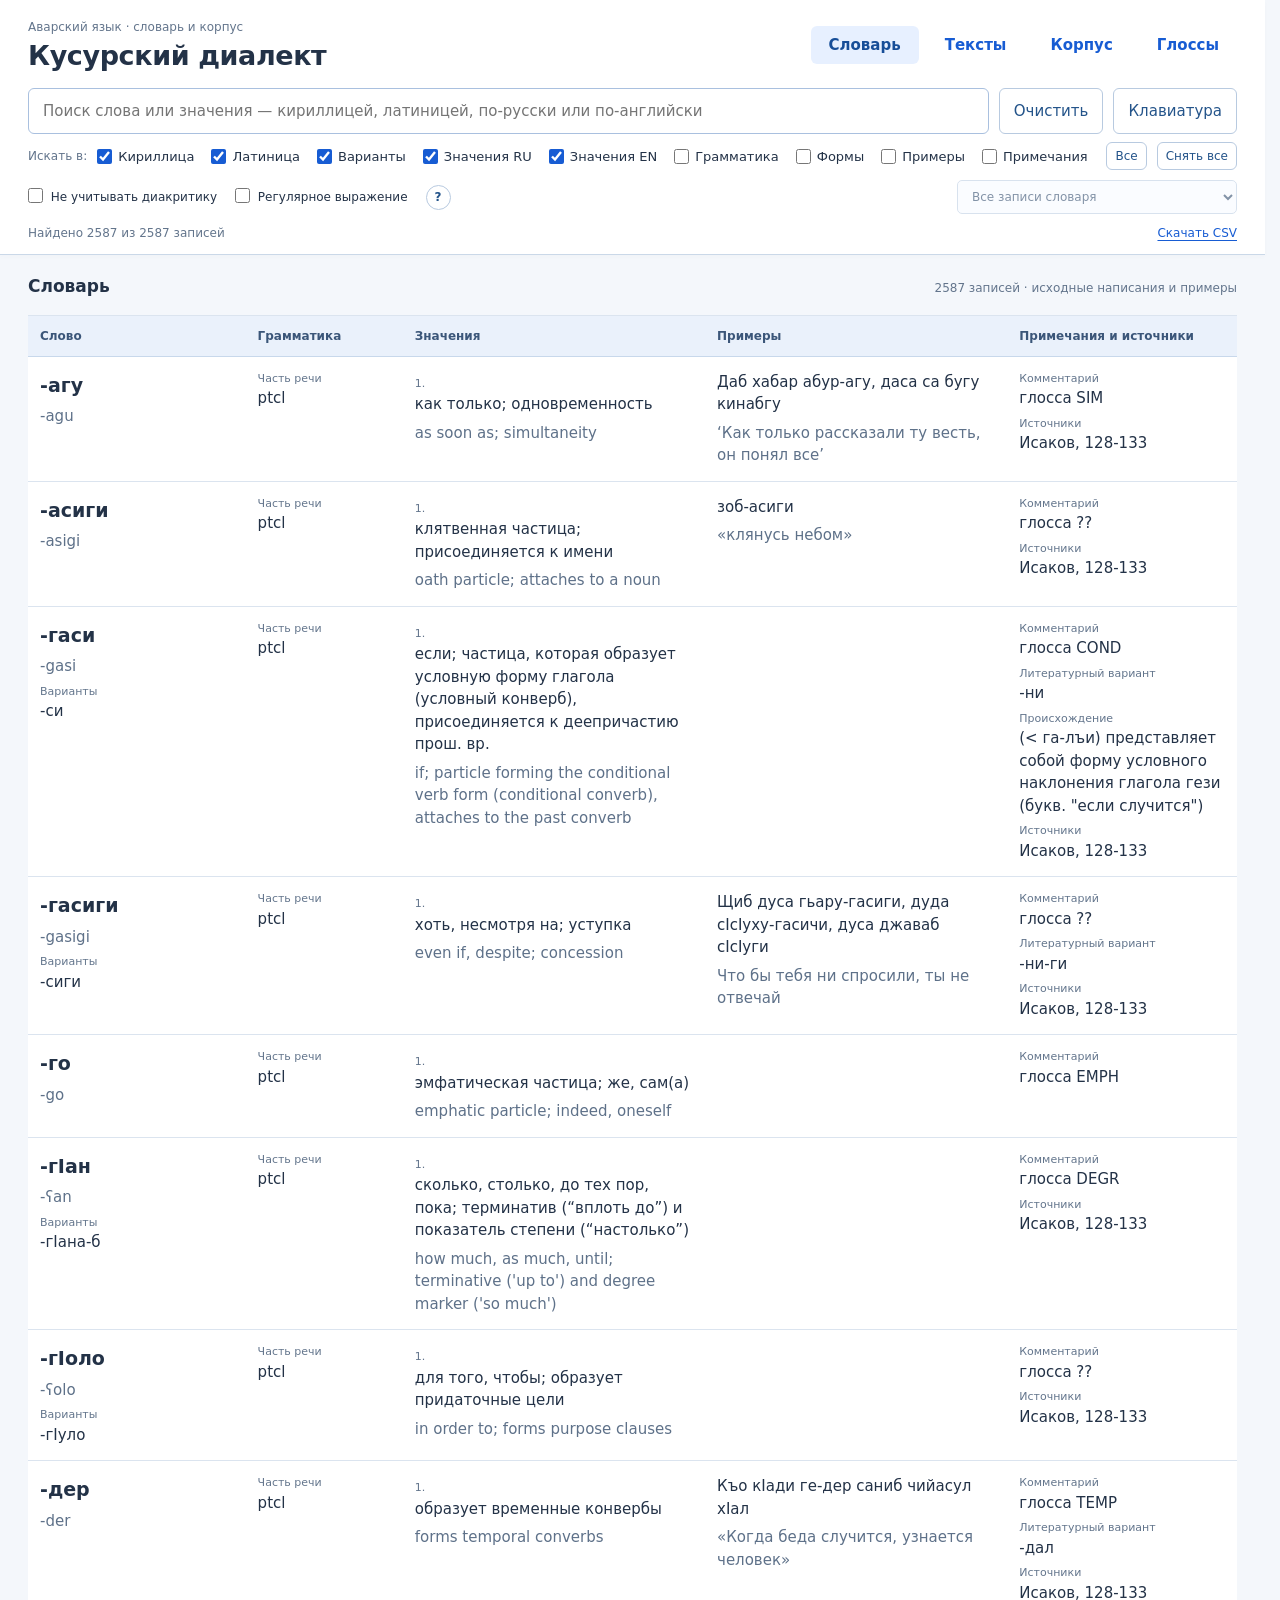
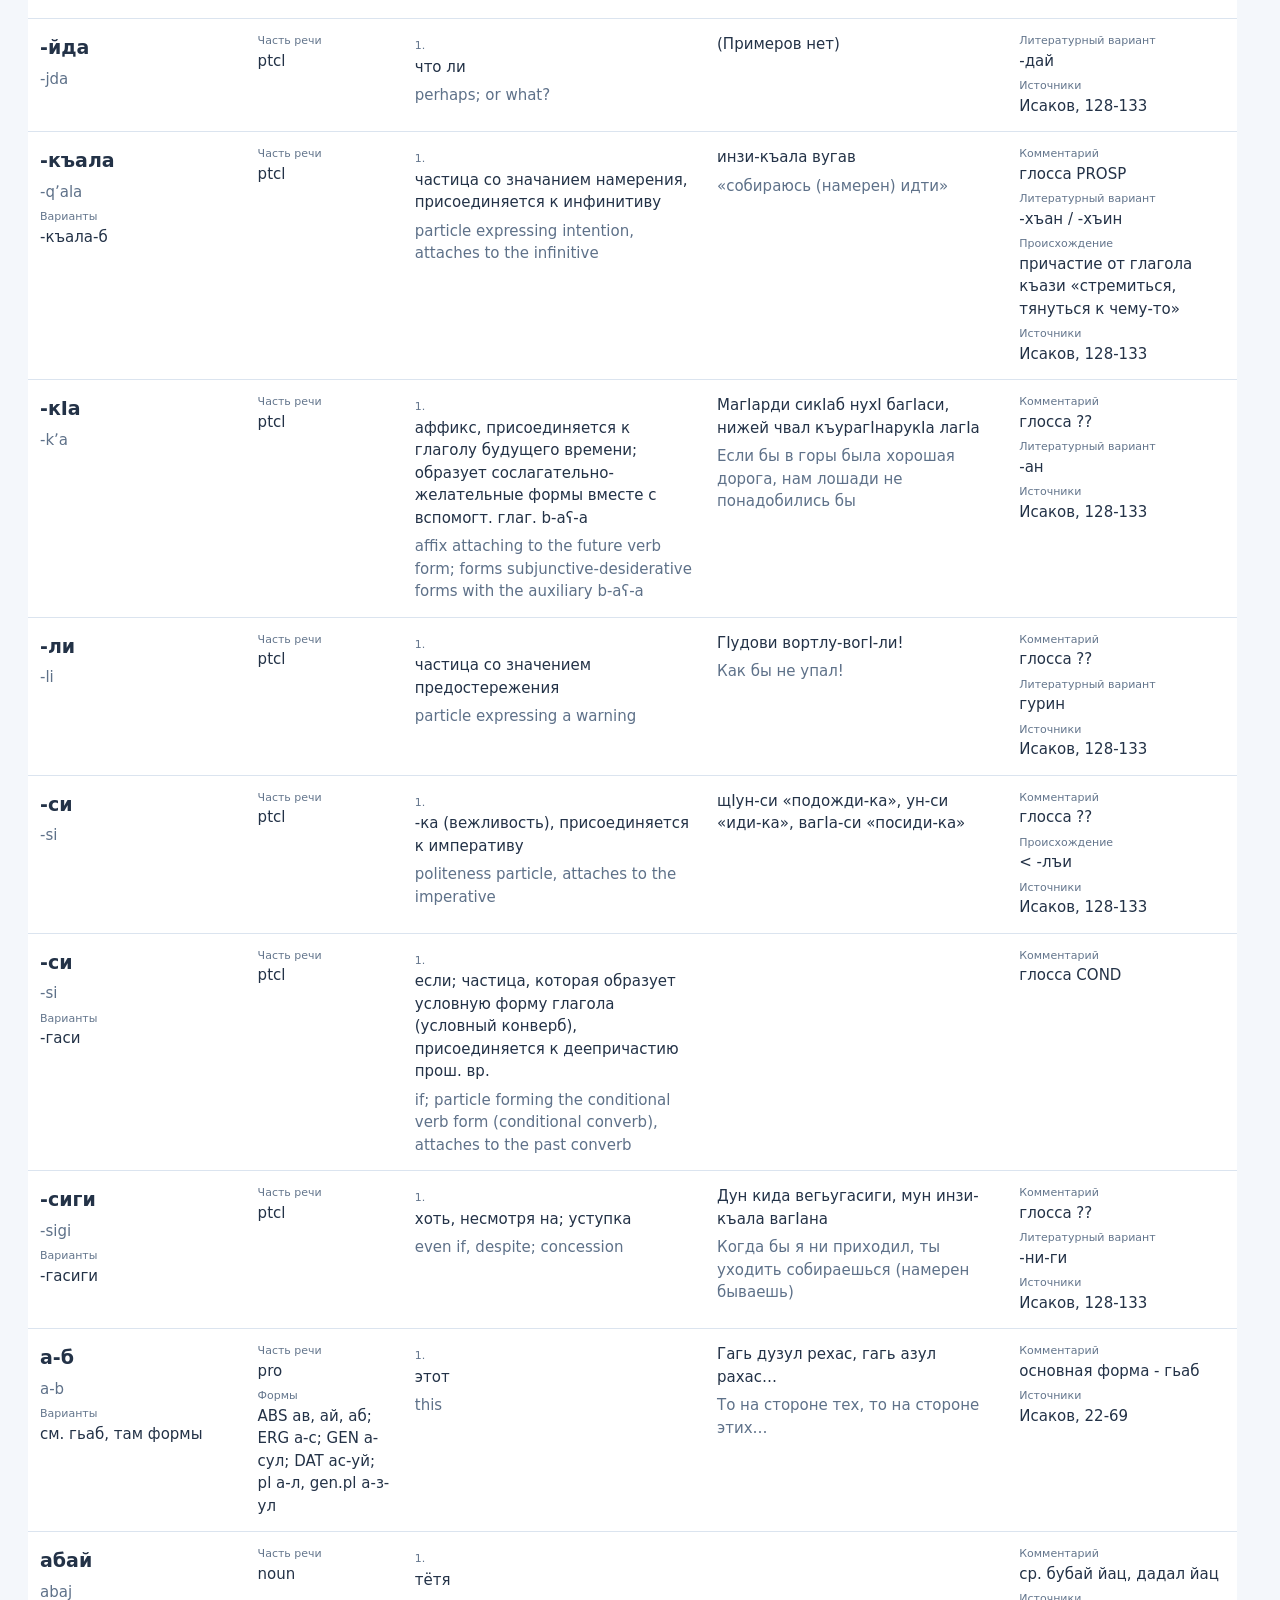
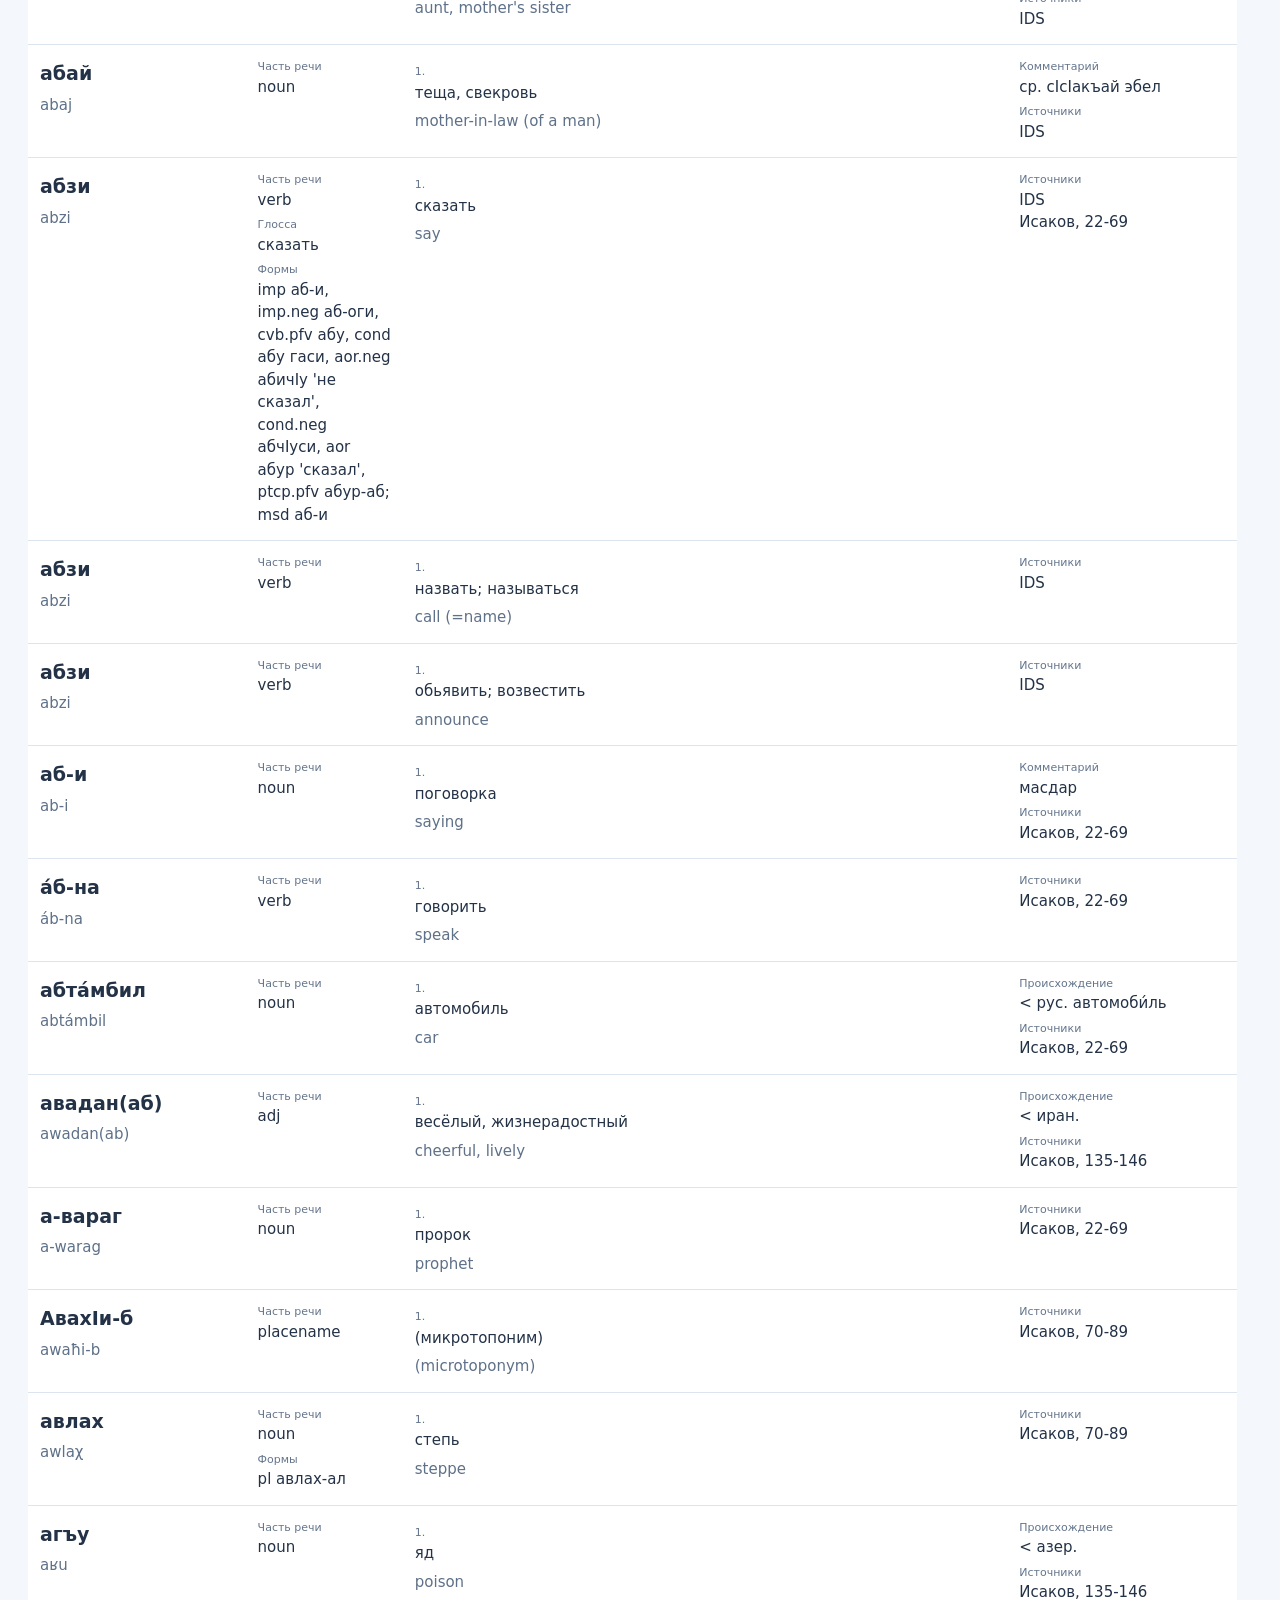
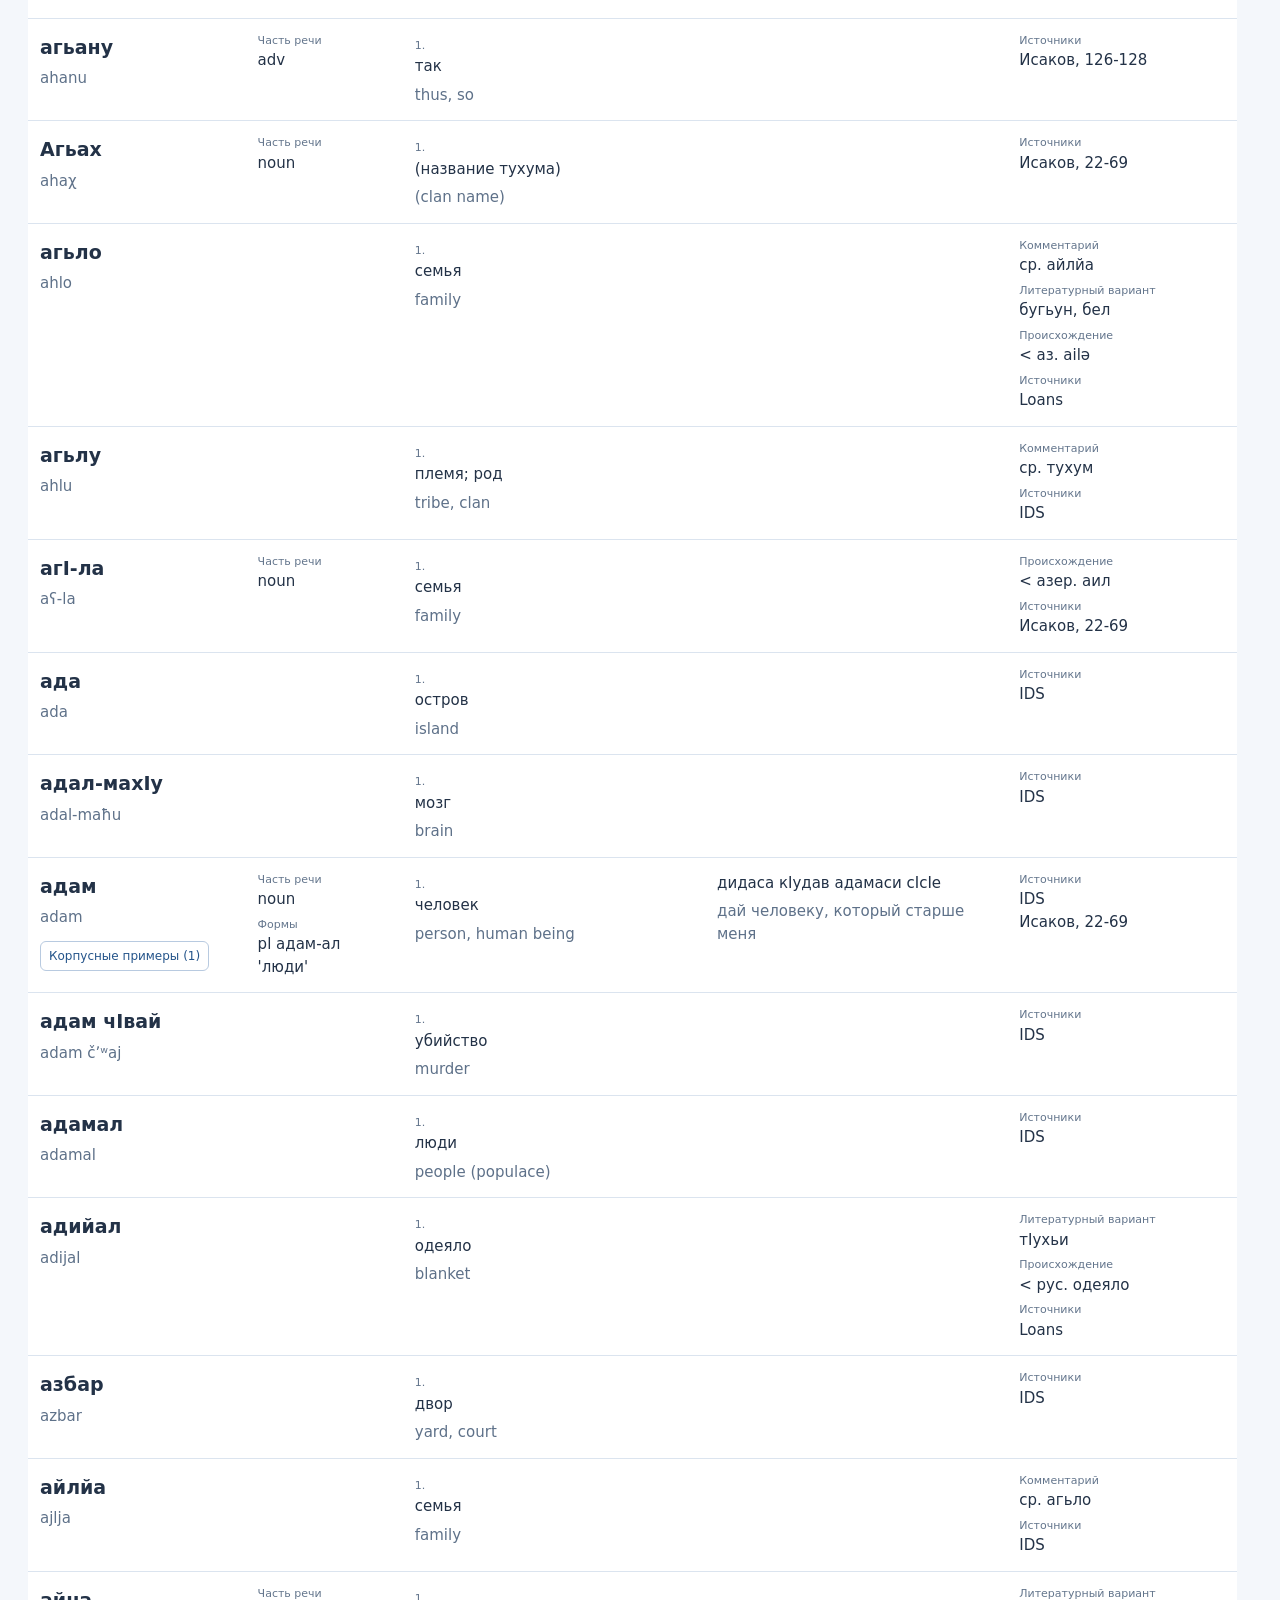
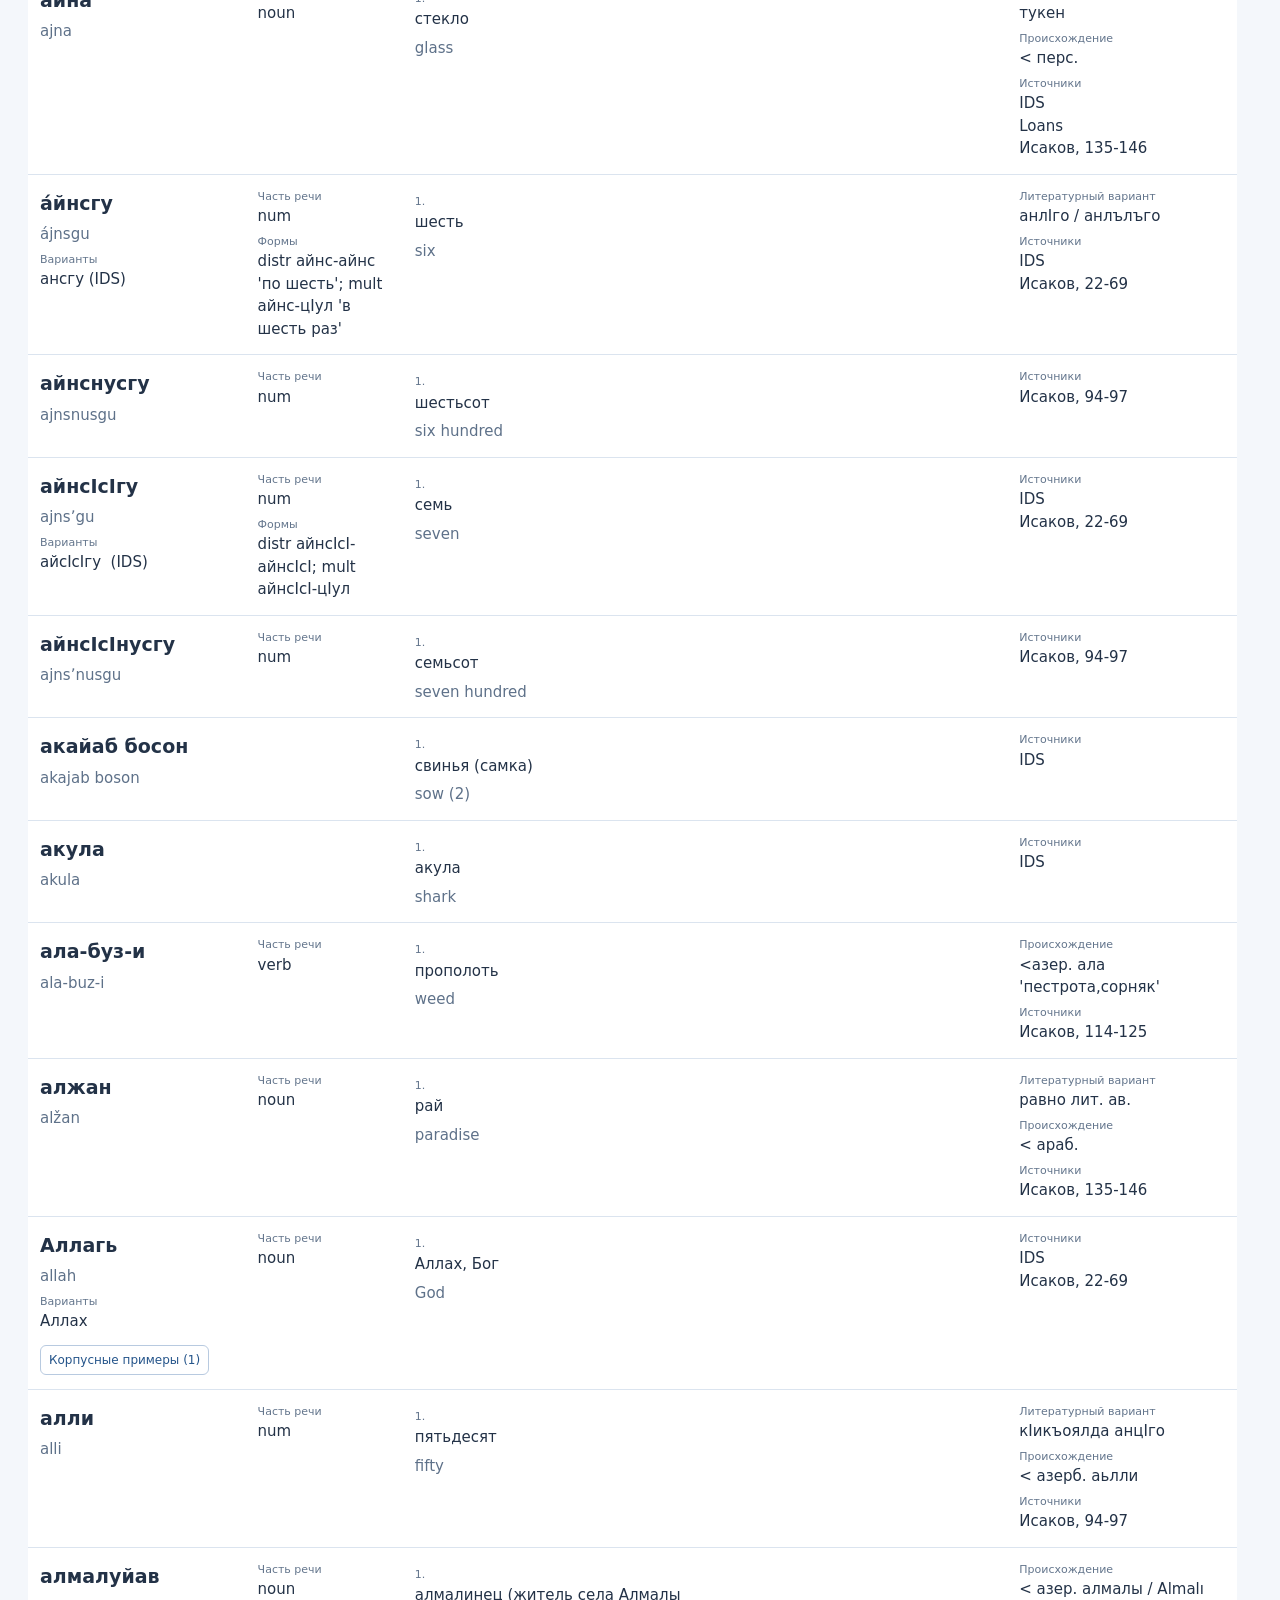
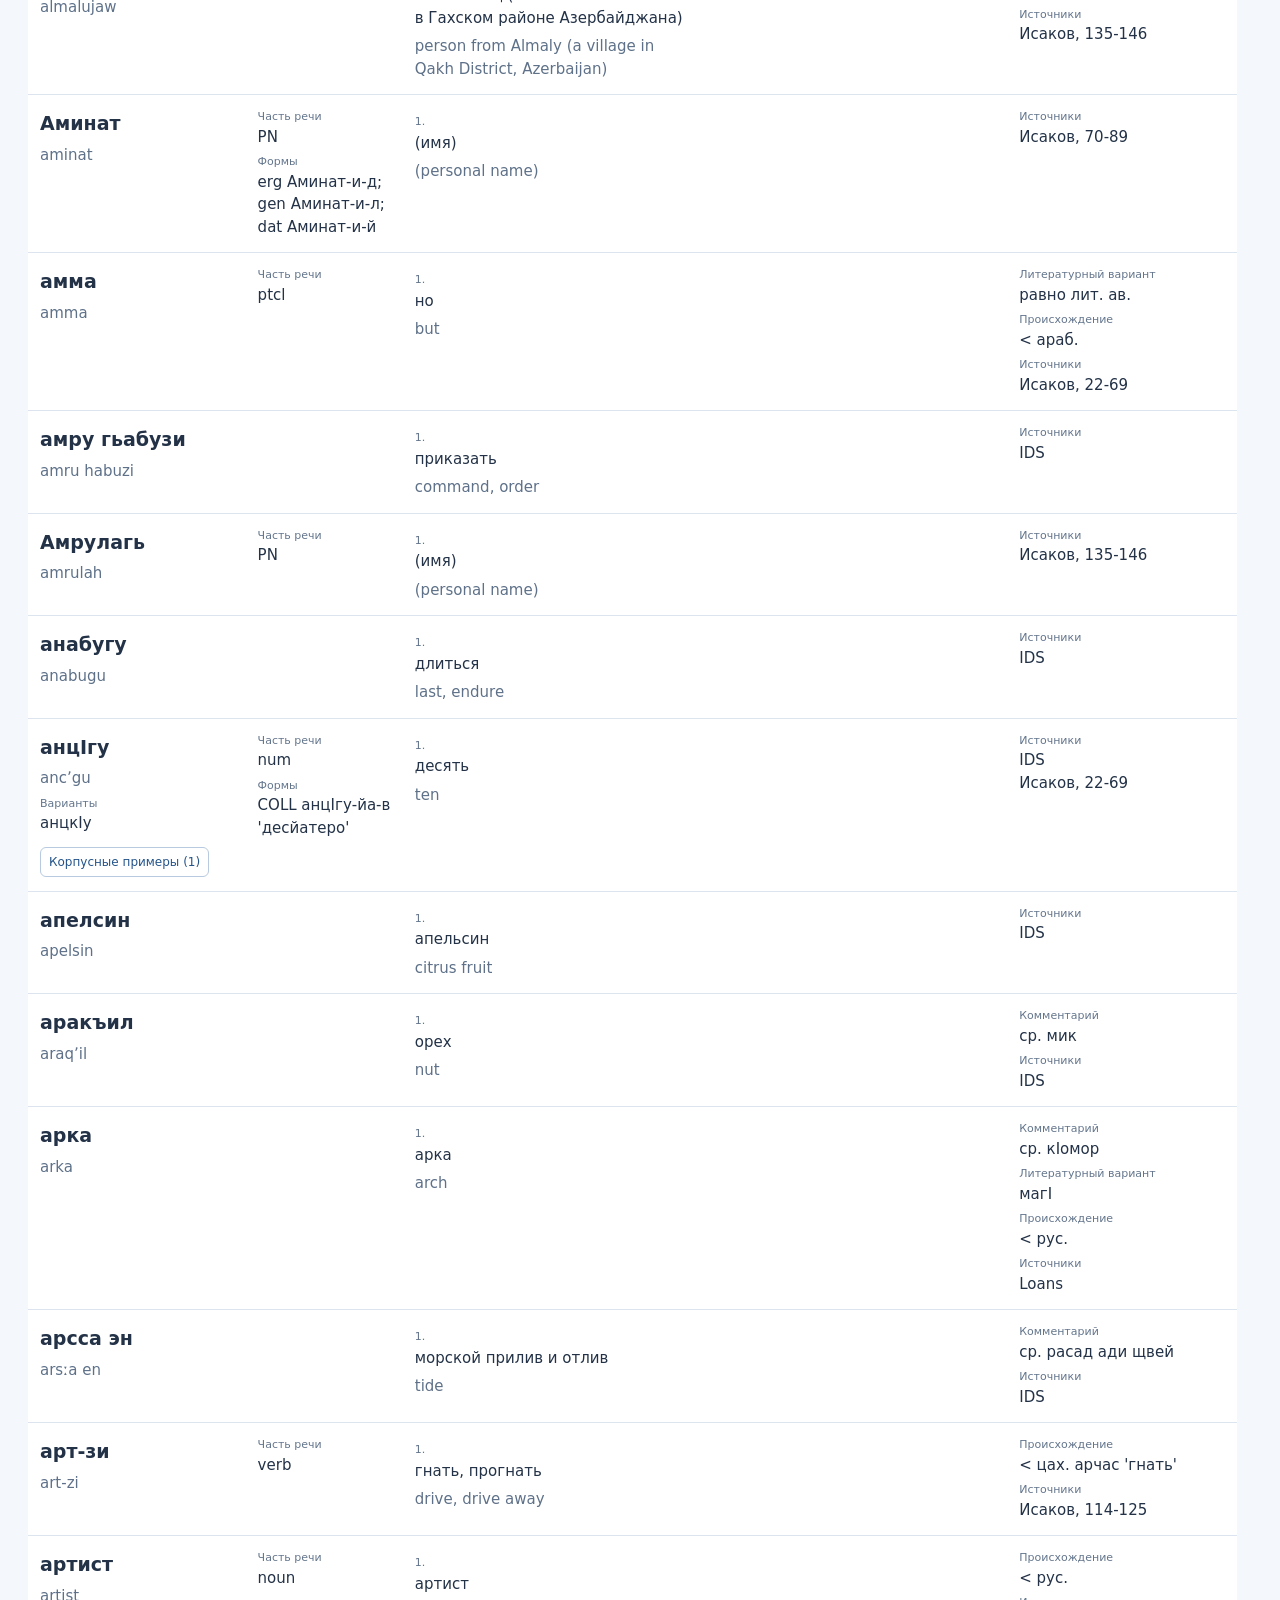
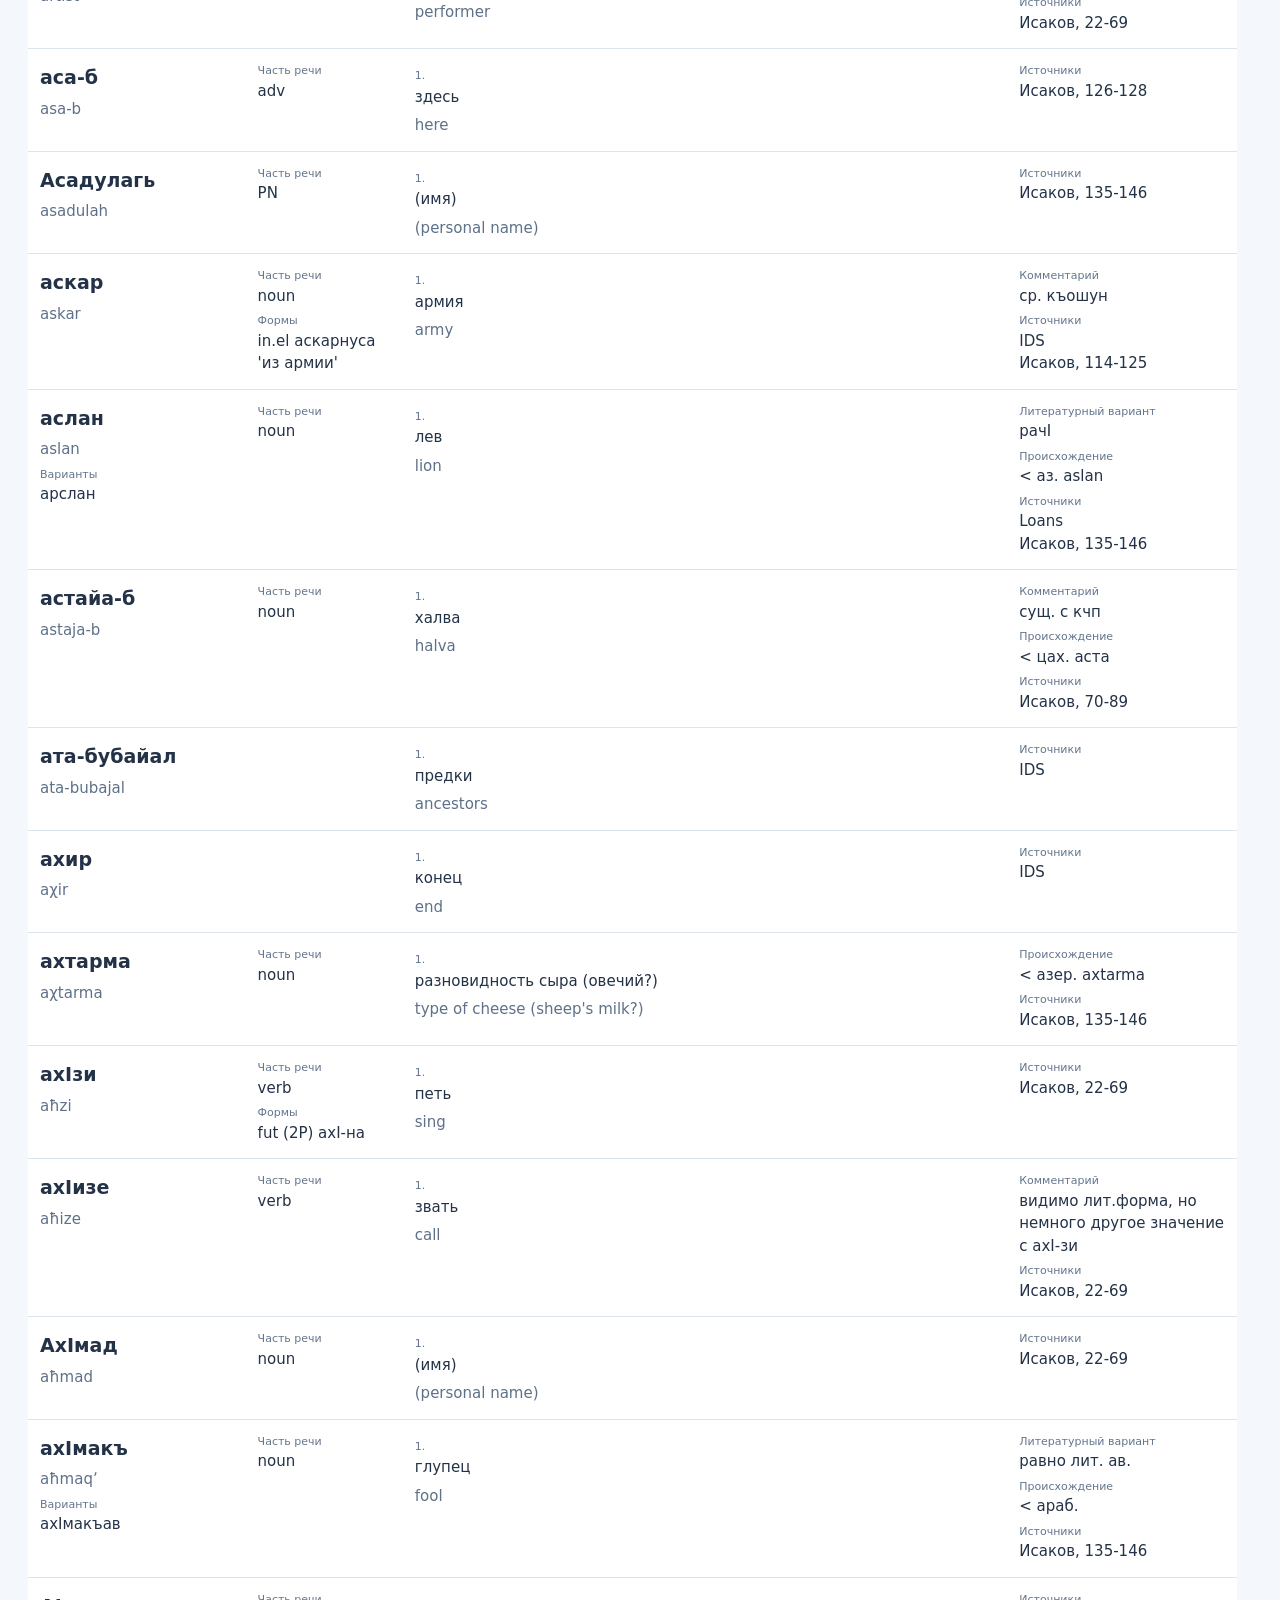
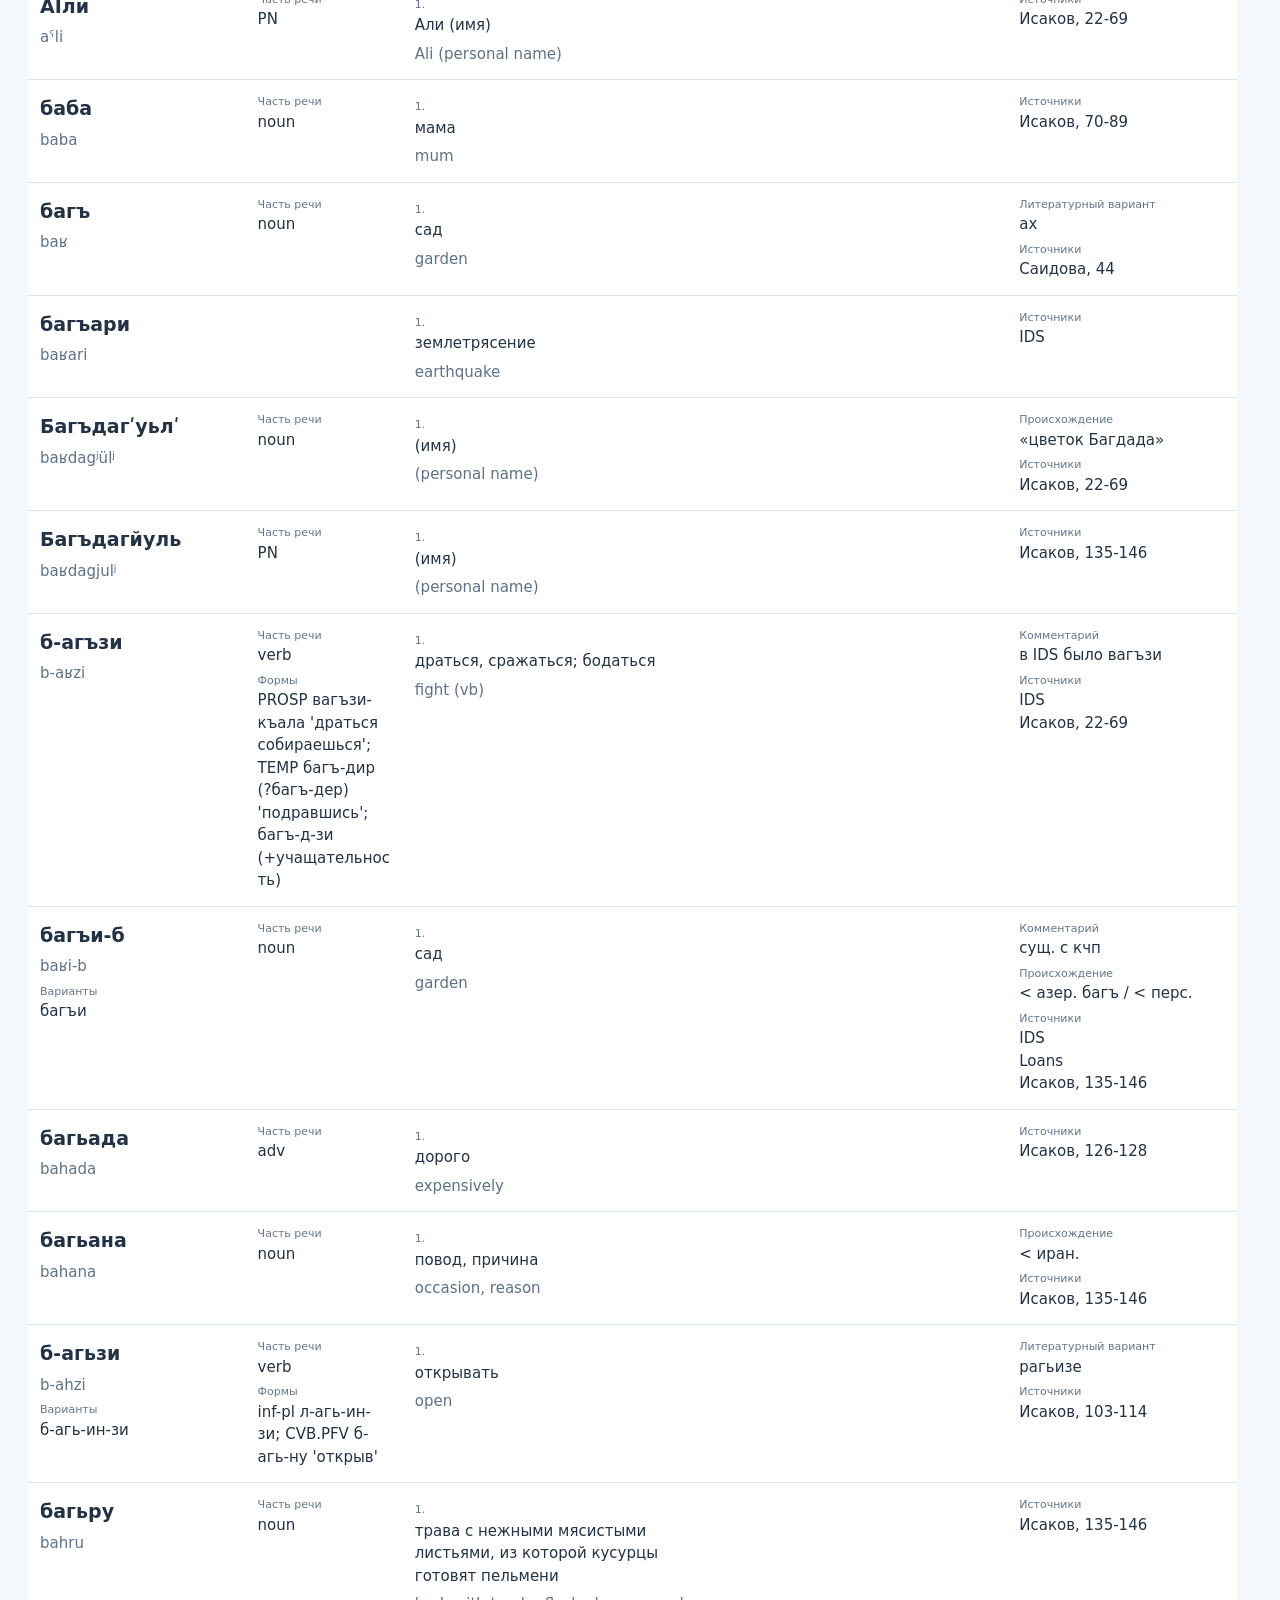
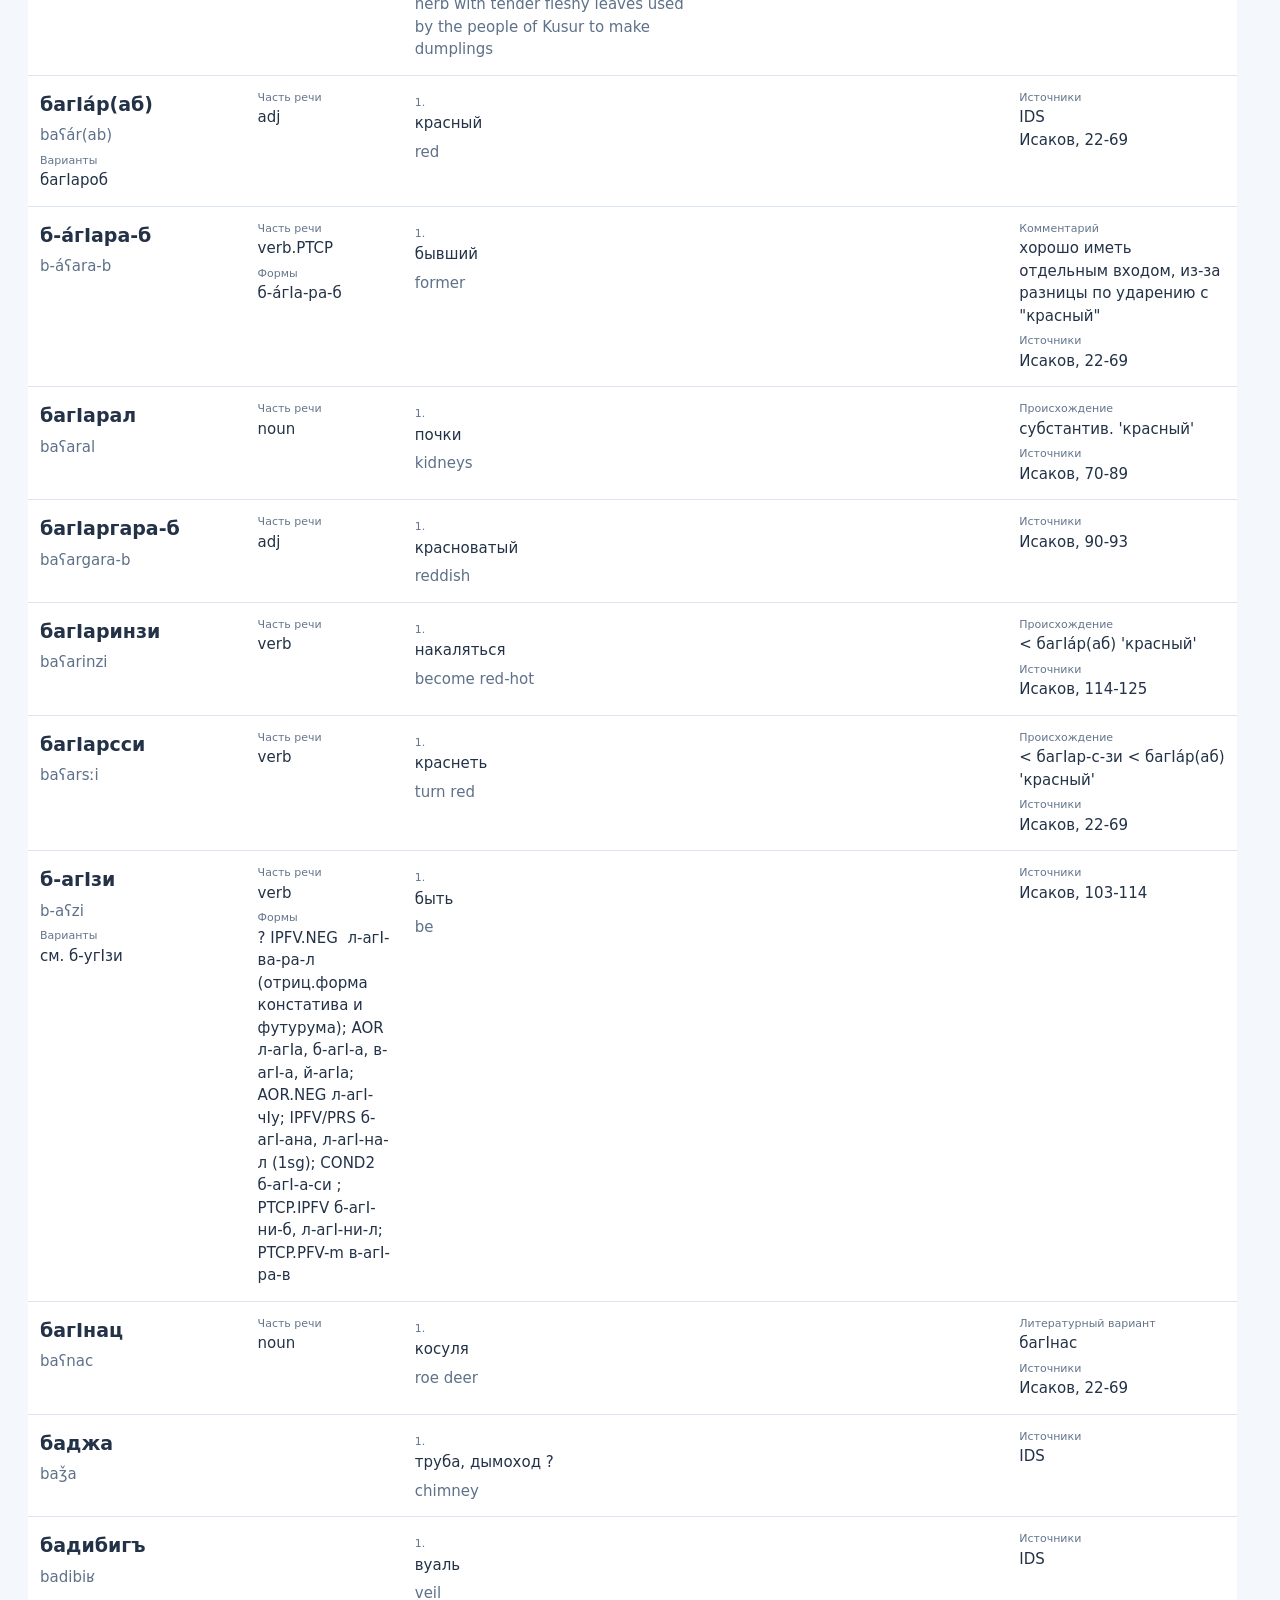
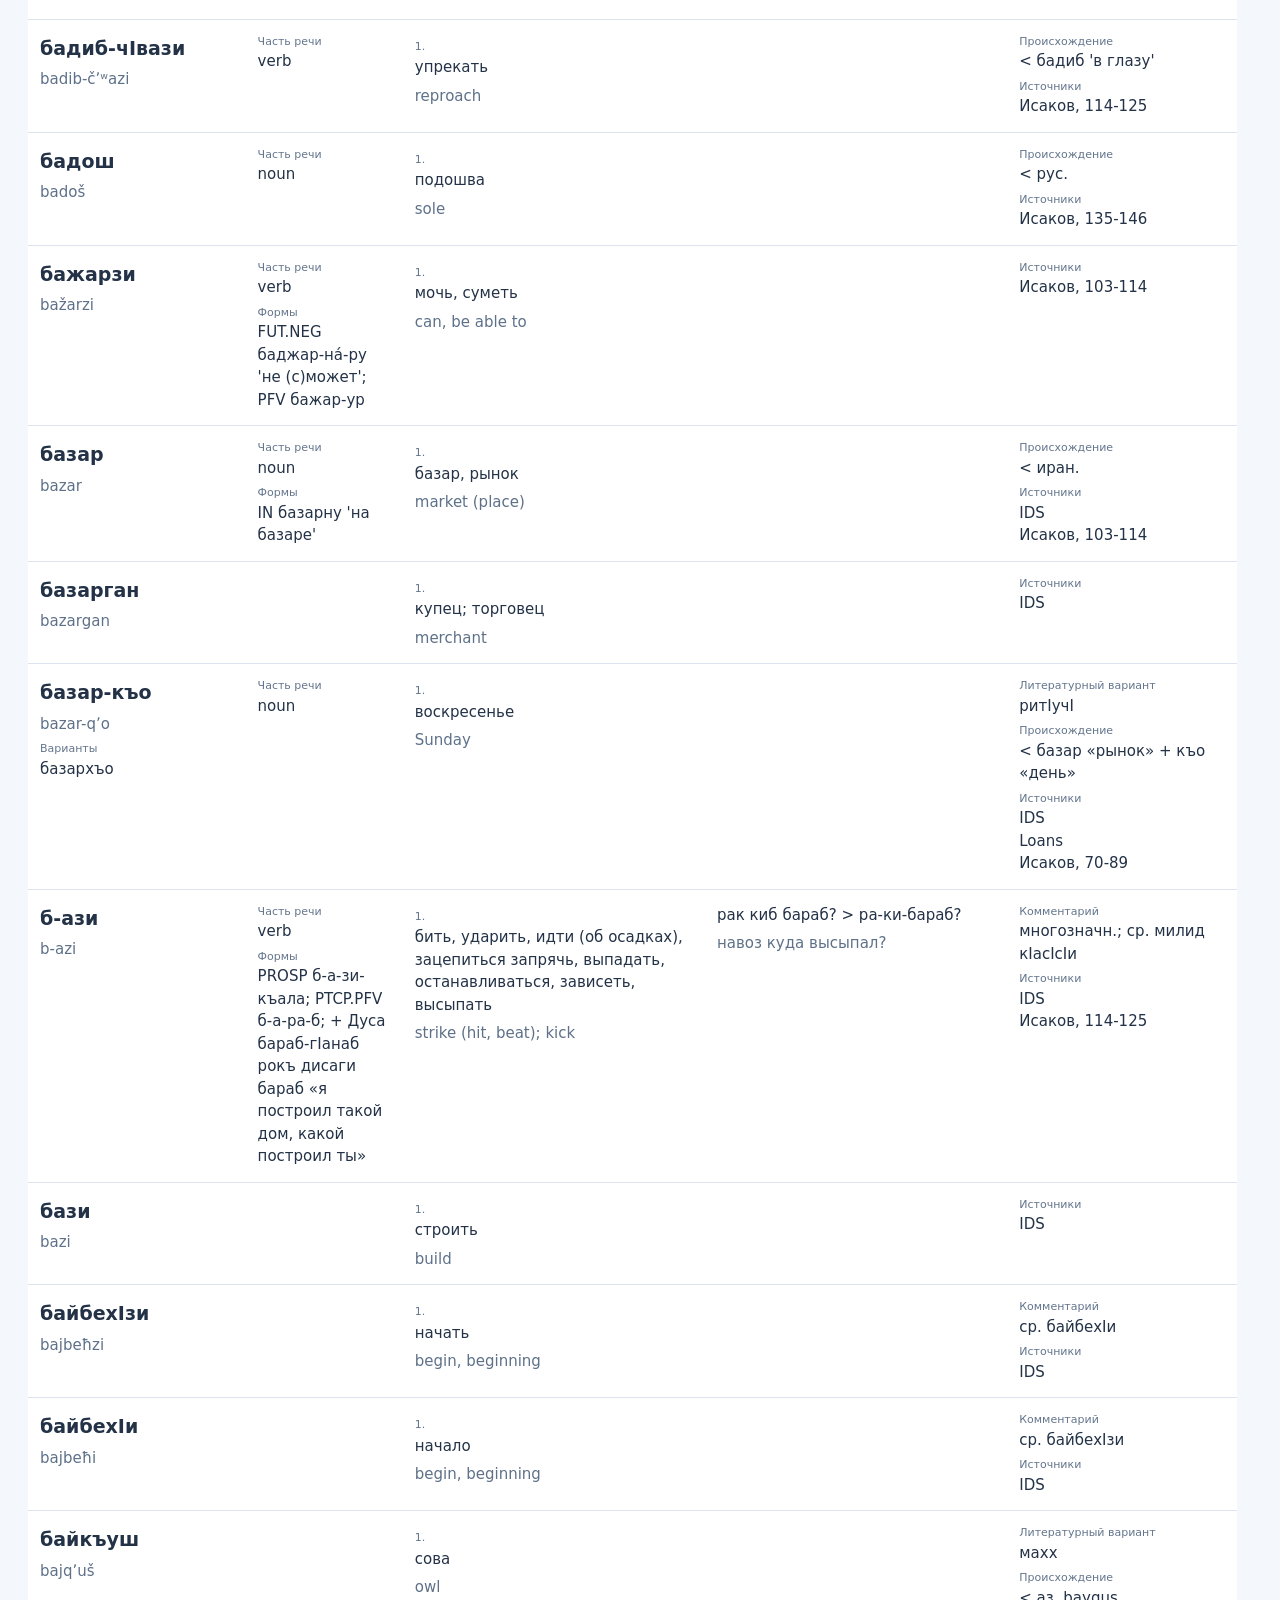
<file: index.html>
<!doctype html>
<html lang="ru"><head><meta charset="utf-8"><meta name="viewport" content="width=device-width,initial-scale=1"><meta name="description" content="Словарь и корпус кусурского диалекта аварского языка"><title>Кусурский диалект · Словарь</title><link rel="stylesheet" href="assets/style.css?v=20261025"><link rel="stylesheet" href="assets/static-corpus.css"><script defer src="assets/site-ui.js"></script><script defer src="assets/corpus-render.js"></script><script defer src="assets/search.js?v=20261017"></script><script defer src="assets/shared.js?v=20261025"></script><script defer src="assets/app.js?v=20261017"></script></head>
<body><header id="site-header"></header><main><noscript>Для поиска включите JavaScript. <a href="index.html">Словарь</a> · <a href="texts.html">Тексты</a> · <a href="corpus.html">Корпус</a></noscript><div class="page-intro"><h2>Словарь</h2><p id="data-summary">Загрузка данных…</p></div><div id="error" role="alert" hidden></div><table class="data-table dictionary-table"><caption class="sr-only">Словарь кусурского диалекта аварского языка</caption><colgroup><col style="width:18%"><col style="width:13%"><col style="width:25%"><col style="width:25%"><col style="width:19%"></colgroup><thead><tr><th scope="col">Слово</th><th scope="col">Грамматика</th><th scope="col">Значения</th><th scope="col">Примеры</th><th scope="col">Примечания и источники</th></tr></thead><tbody id="rows"></tbody></table><div id="empty" hidden><p>Ничего не найдено</p><button id="reset" type="button">Очистить запрос</button></div><div id="more-wrap"><button id="more" type="button" hidden>Показать ещё 150 записей</button><p id="shown"></p></div></main><footer>Кусурский диалект аварского языка · <a href="index.html">Словарь</a> · <a href="texts.html">Тексты</a> · <a href="corpus.html">Корпус</a></footer><dialog id="search-help" aria-label="Подсказки по поиску"></dialog></body></html>
</file>
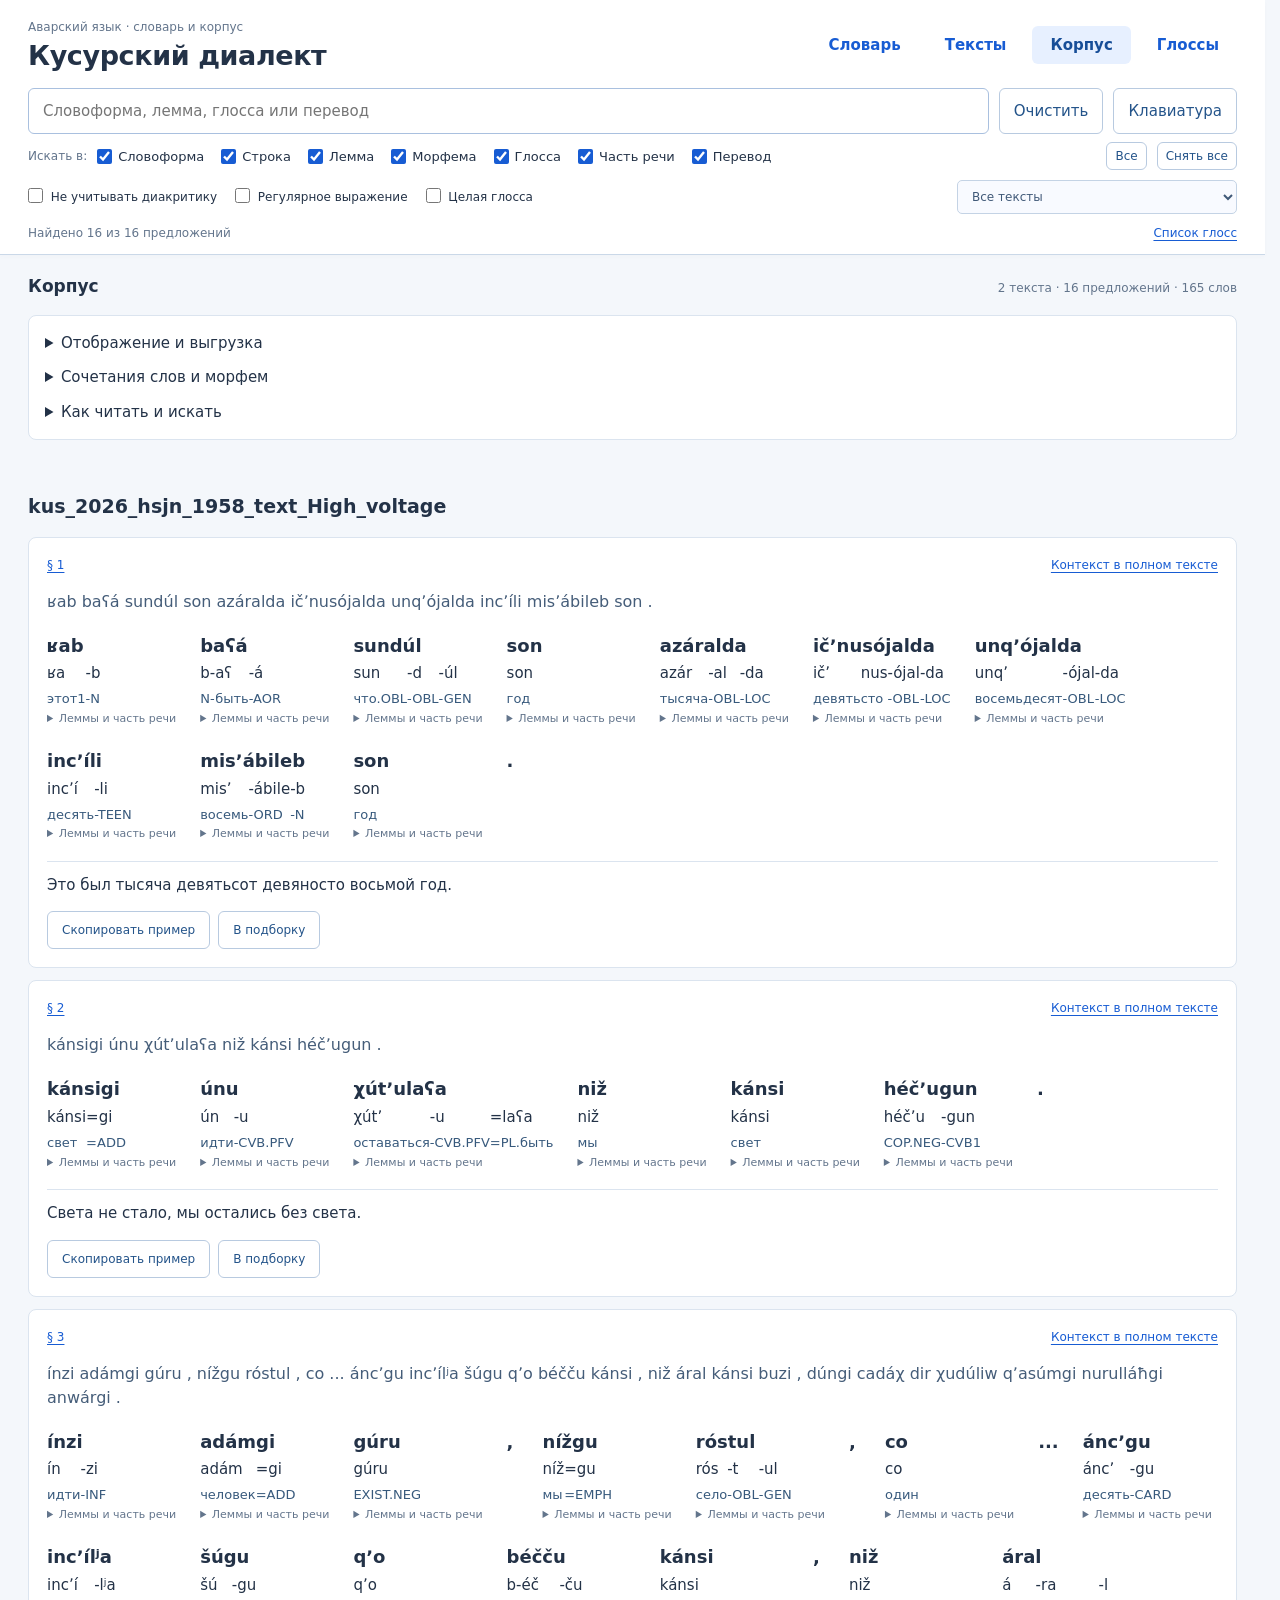
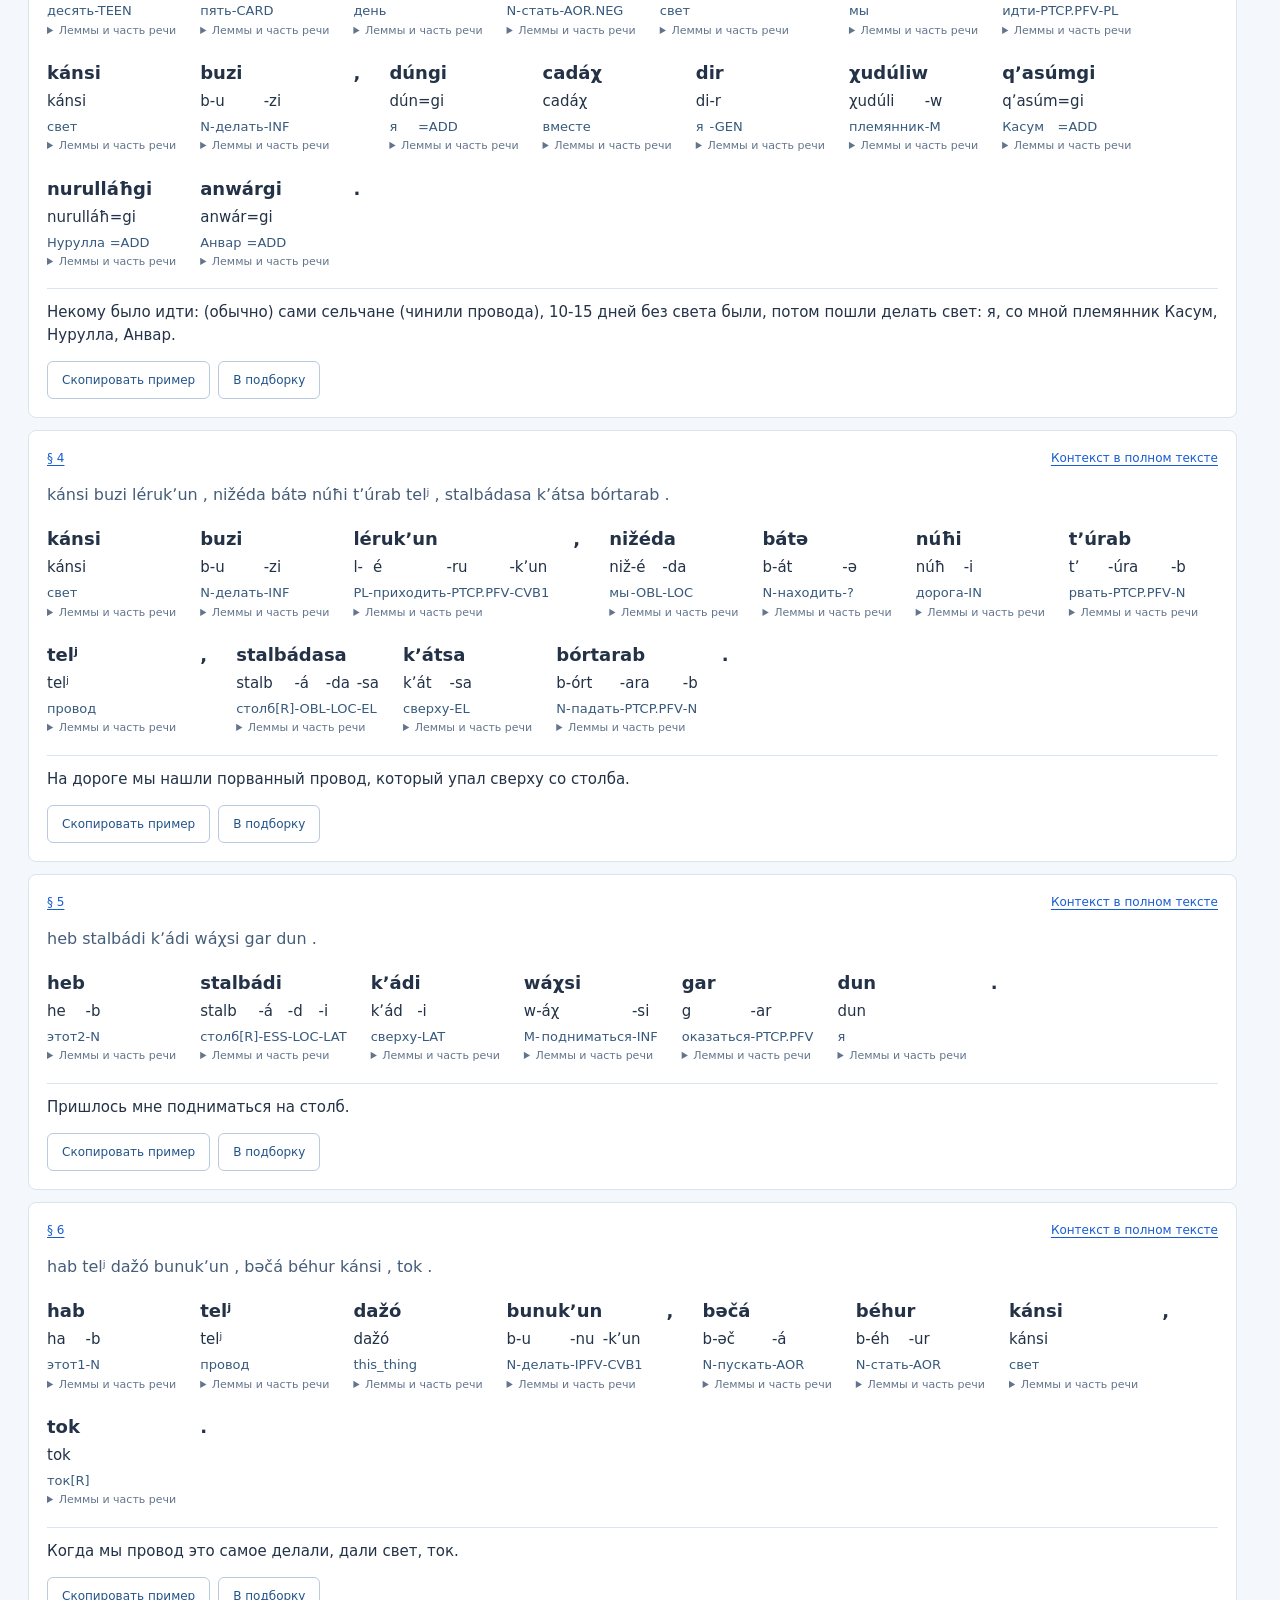
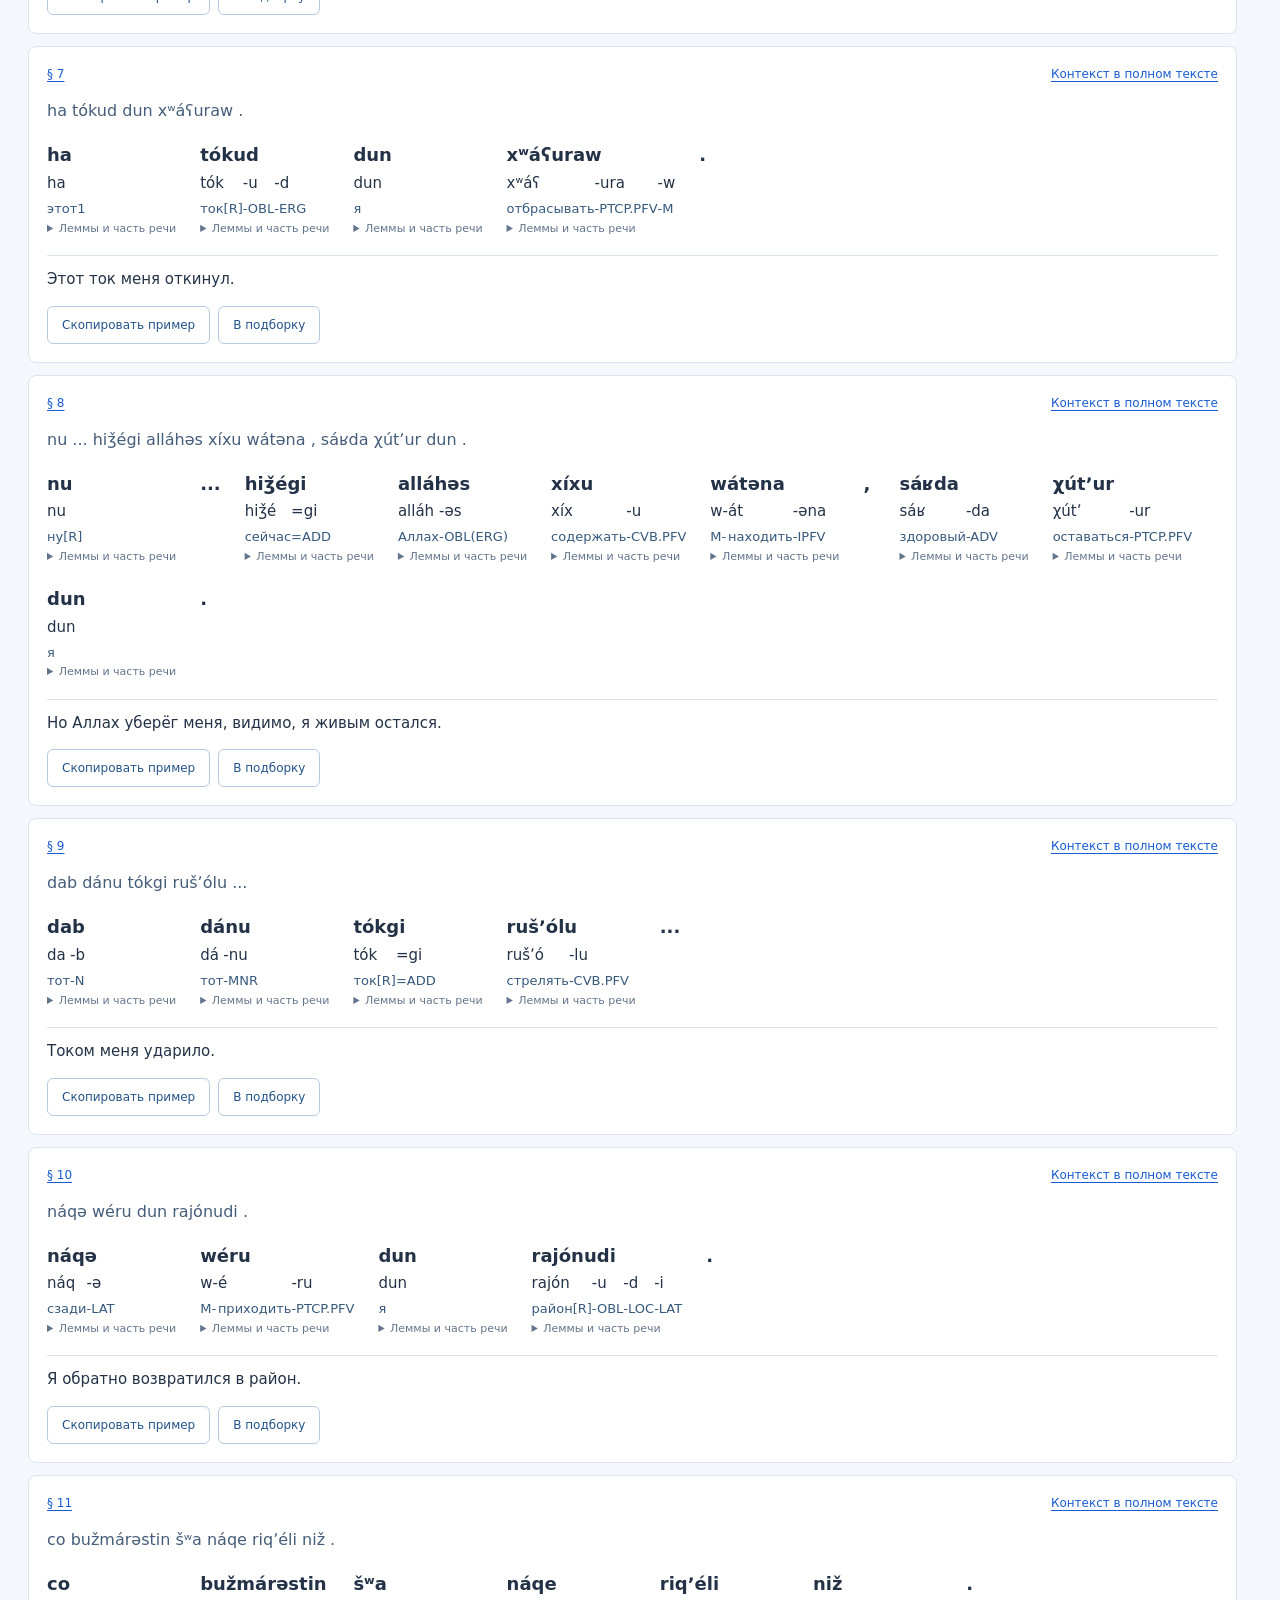
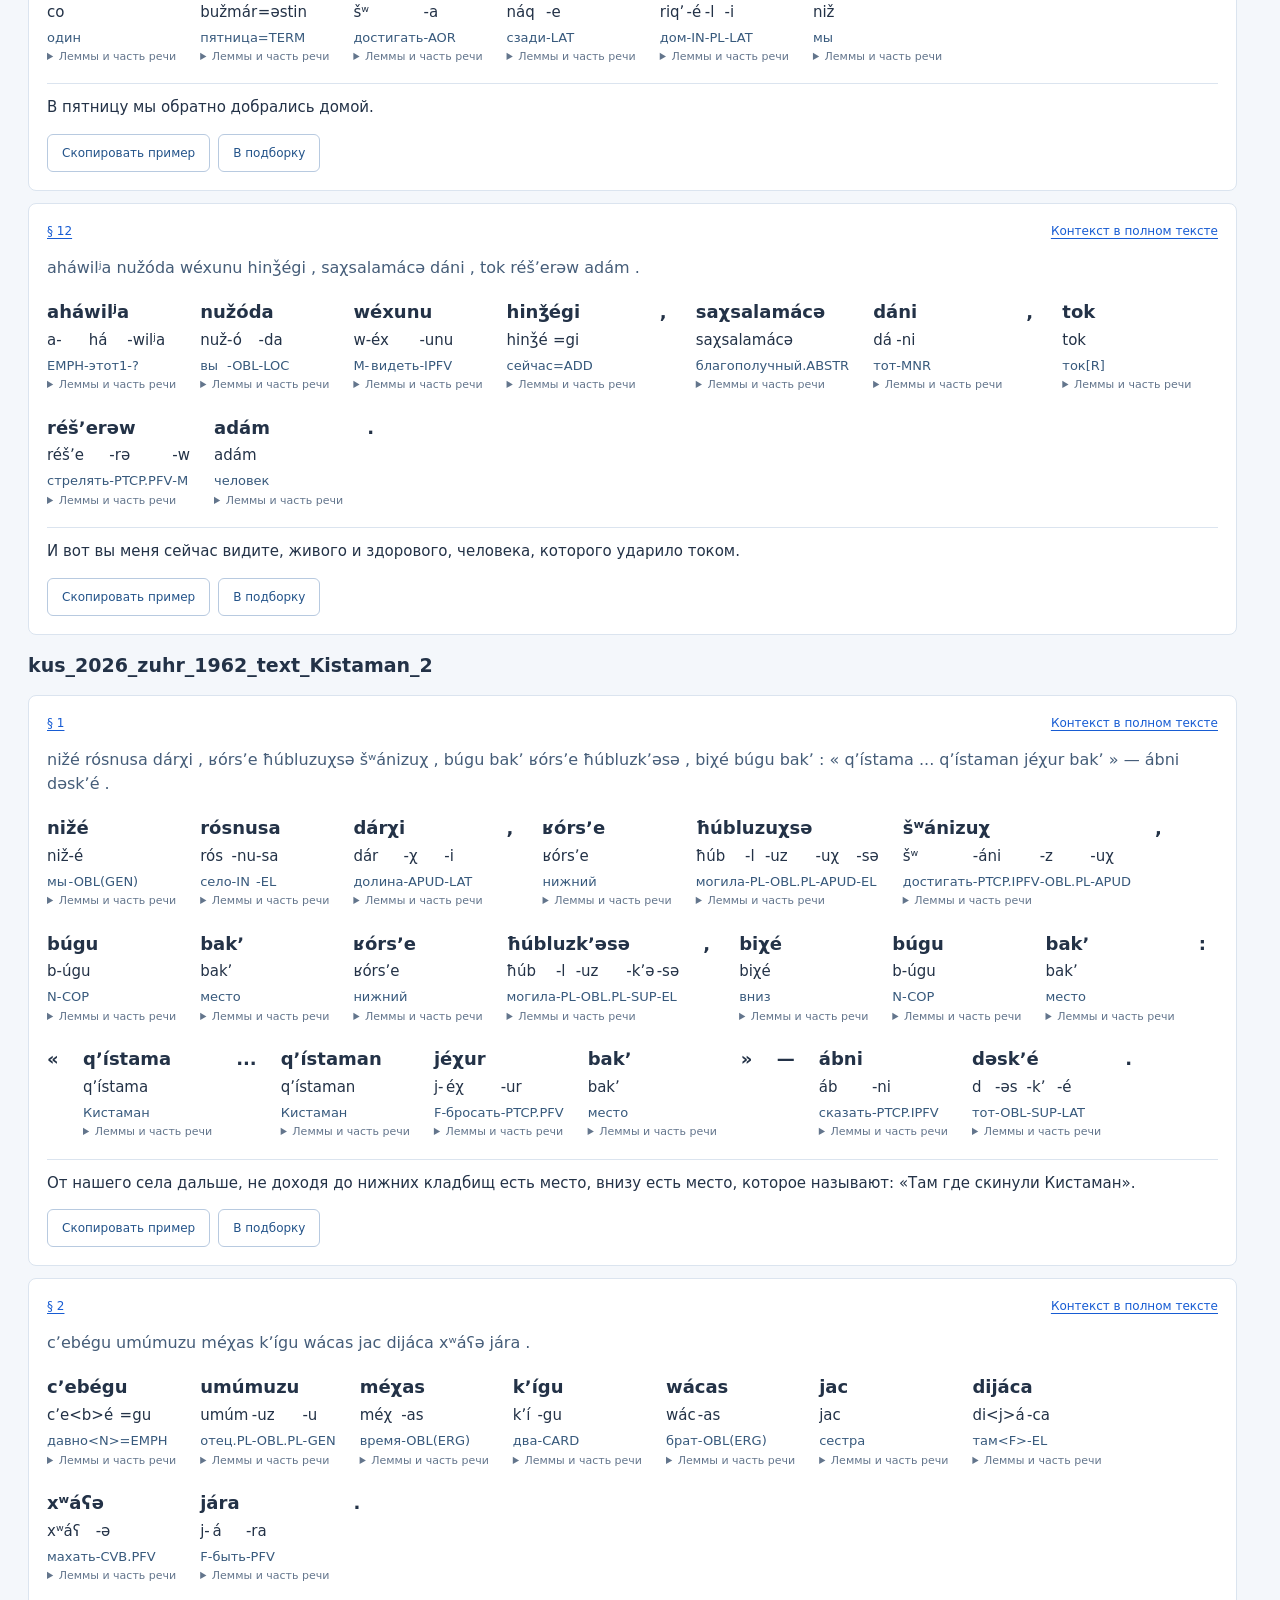
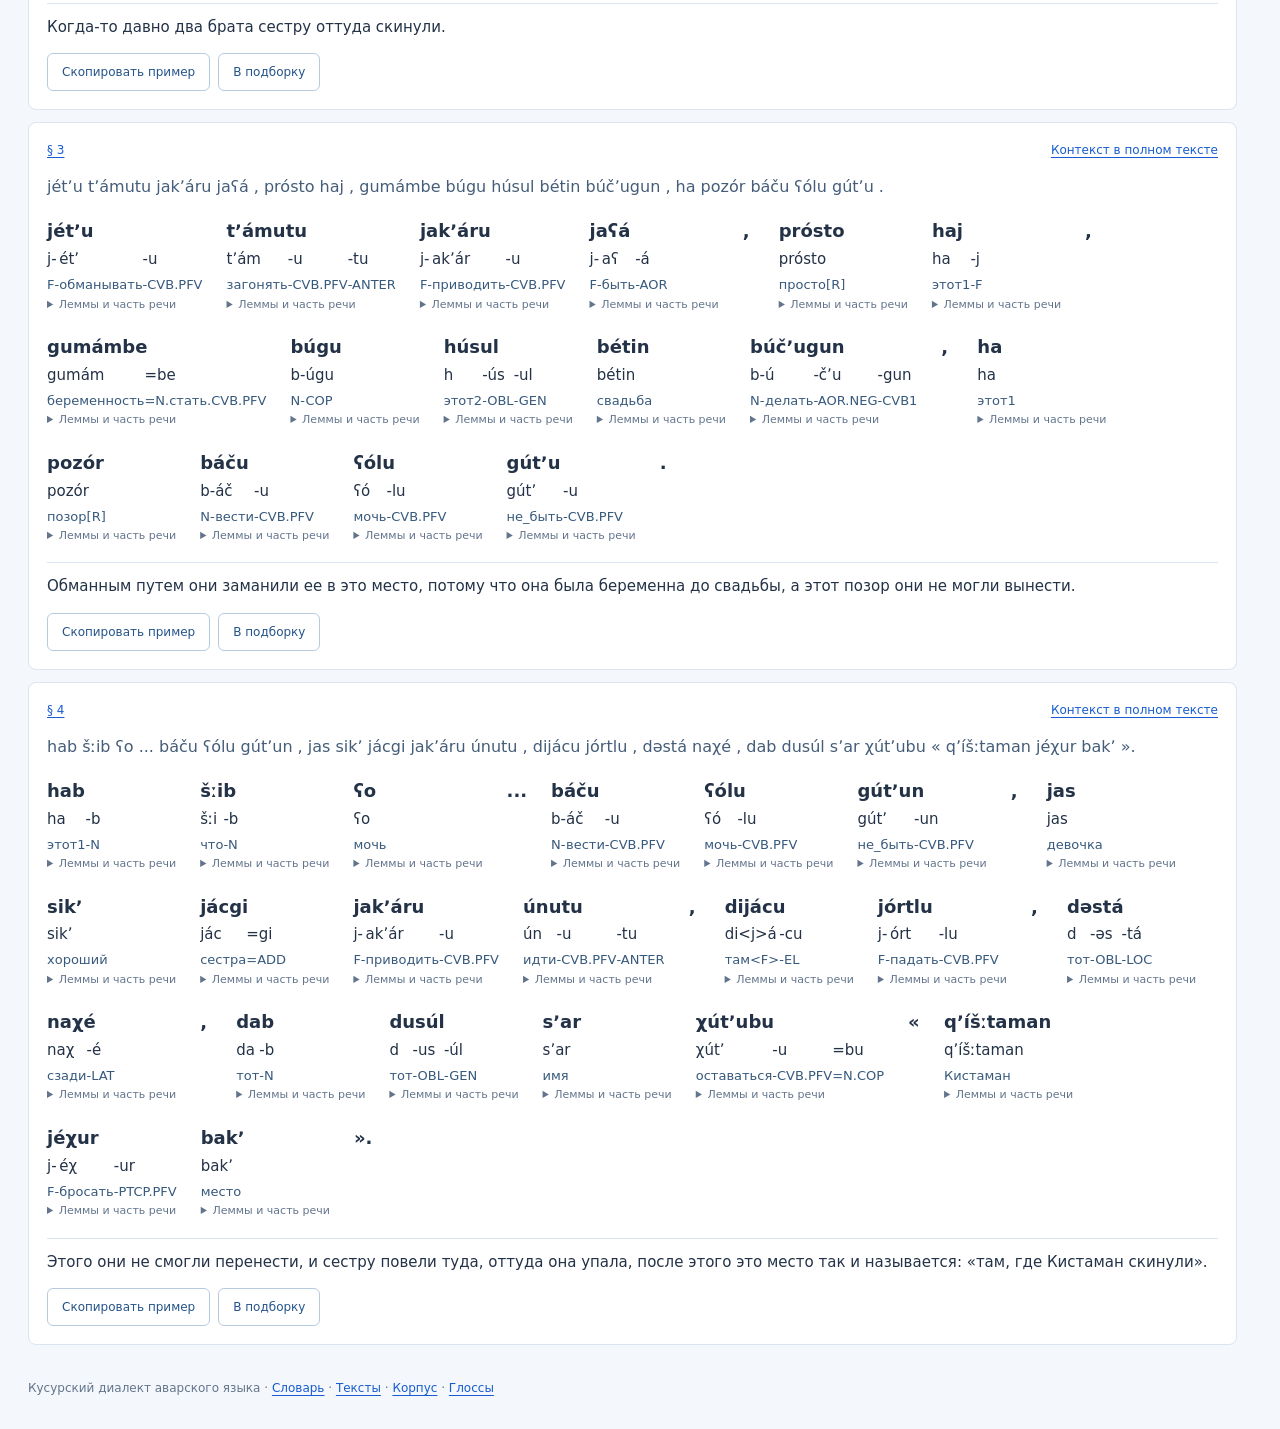
<file: corpus.html>
<!doctype html>
<html lang="ru"><head><meta charset="utf-8"><meta name="viewport" content="width=device-width,initial-scale=1">
<meta name="description" content="Глоссированный корпус кусурского диалекта аварского языка"><title>Кусурский диалект · Корпус</title>
<link rel="stylesheet" href="assets/style.css"><link rel="stylesheet" href="assets/static-corpus.css">
<script defer src="assets/site-ui.js"></script><script defer src="assets/corpus-render.js"></script><script defer src="assets/static-corpus.js"></script></head>
<body><header id="site-header"><div class="header-inner"><div id="brand"></div>
<div class="search-row"><label class="sr-only" for="query">Поиск в корпусе</label><input id="query" type="search" placeholder="Словоформа, лемма, глосса или перевод" spellcheck="false"><button id="clear" type="button">Очистить</button></div>
<div class="filter-row"><span class="filter-title">Искать в:</span><div id="fields" class="field-options" role="group" aria-label="Поля поиска"></div><button class="small" id="all">Все</button><button class="small" id="none">Снять все</button></div>
<div class="settings-row"><div class="settings"><label><input type="checkbox" id="marks"> Не учитывать диакритику</label><label><input type="checkbox" id="regex"> Регулярное выражение</label><label><input type="checkbox" id="exact"> Целая глосса</label></div><label class="scope"><span class="sr-only">Фильтр по тексту</span><select id="scope"><option value="">Все тексты</option></select></label></div>
<div class="status-row"><output id="status" aria-live="polite">Загрузка…</output><a href="glossary.html">Список глосс</a></div></div></header>
<main><noscript>Для корпуса и поиска включите JavaScript.</noscript><div class="page-intro"><h2>Корпус</h2><p id="data-summary"></p></div>
<div id="error" role="alert" hidden></div><p id="entry-filter" hidden></p>
<div class="panel"><details><summary>Отображение и выгрузка</summary>
<label><input id="formsOn" type="checkbox" checked>Морфемы</label><label><input id="glossOn" type="checkbox" checked>Глоссы</label><label><input id="transOn" type="checkbox" checked>Перевод</label><label><input id="sentenceOn" type="checkbox" checked>Строка предложения</label>
<label>Вид <select id="mode"><option value="interlinear">Интерлинеар</option><option value="kwic">KWIC</option></select></label>
<label><input type="checkbox" id="savedOnly">Только подборка</label><button id="share">Скопировать ссылку на запрос</button><button id="download">Скачать выдачу TSV</button>
<p class="corpus-notice">Подборка хранится только в этом браузере. Ссылка на запрос не переносит её на другое устройство.</p></details>
<details><summary>Сочетания слов и морфем</summary>
<p>Условия первого слова выполняются совместно в одном варианте разбора. Расстояние — число слов между совпадениями; пунктуация не учитывается.</p>
<div class="advanced-grid"><label>Словоформа<input id="aw"></label><label>Лемма<input id="al"></label><label>Часть речи<input id="ap"></label><label>Форма морфемы<input id="af"></label><label>Глоссы по порядку<input id="ag" placeholder="N * AOR"></label><label>Второе слово или лемма<input id="second"></label><label>В переводе также есть<input id="translation"></label></div>
<small>Глоссы разделяйте пробелами; * пропускает любое число морфем. В условиях | разделяет варианты, ! исключает значение. Условия здесь — целые значения, без регулярных выражений.</small>
<label>Расстояние от<input id="lo" type="number" min="0" max="10000" value="0"></label><label>до<input id="hi" type="number" min="0" max="10000" value="0"></label>
<label>Порядок<select id="order"><option value="forward">Второе следует за первым</option><option value="any">Любой порядок</option></select></label><label>Второе слово<select id="role"><option value="required">Обязательно</option><option value="optional">Факультативно</option><option value="exclude">Исключить</option></select></label></details>
<details><summary>Как читать и искать</summary><p>Под словоформой показаны морфемы и выровненные глоссы. ? означает пропуск в экспорте. Дефисы и знаки = сохраняются из исходной формы; отсутствующие границы не восстанавливаются. Разборы показаны отдельными вариантами. Раскройте «Леммы и часть речи», чтобы перейти к словарной статье.</p>
<p>Обычный поиск использует правила словаря: игнорирует регистр и ударение, для форм — дефисы, скобки и апострофы, 1 = Ӏ = ӏ; в переводе ё = е. Игнорирование диакритики сохраняет различие й / и. В режиме регулярных выражений вводите шаблон без /…/: ^ — начало, $ — конец, | — альтернативы. Для кириллицы используйте границы через \p{L}, а не \b. Нулевая длина совпадения находит пример без цветного фрагмента. «Целая глосса» ищет всё обозначение одной морфемы без крайних - и =.</p>
<p>По умолчанию видны все тексты. «Контекст» открывает полный текст без условий поиска. Публикуются формы, разборы и свободный перевод; рабочие заметки из XML остаются в локальных исходниках.</p></details></div>
<p id="toast" class="toast" role="status"></p><section id="list" aria-label="Примеры корпуса"></section><button id="more" hidden>Показать ещё</button></main><footer></footer></body></html>
</file>
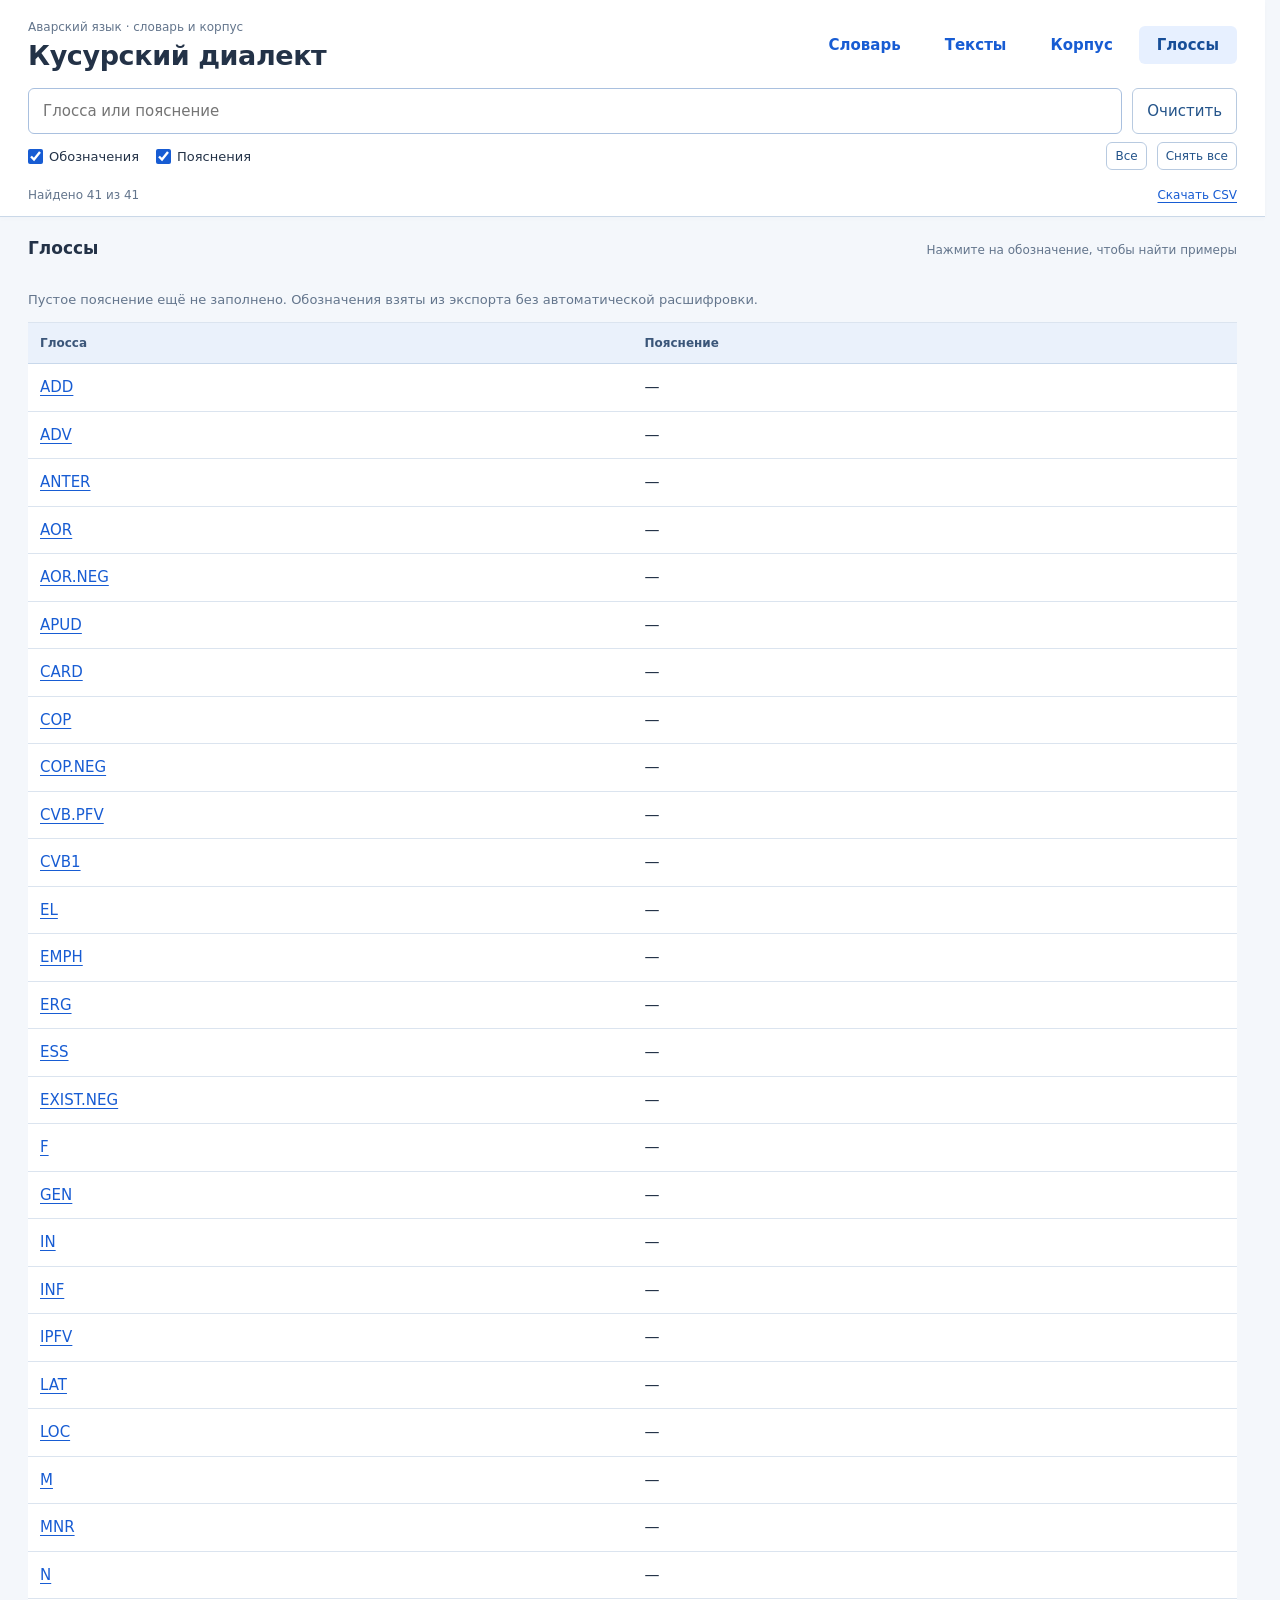
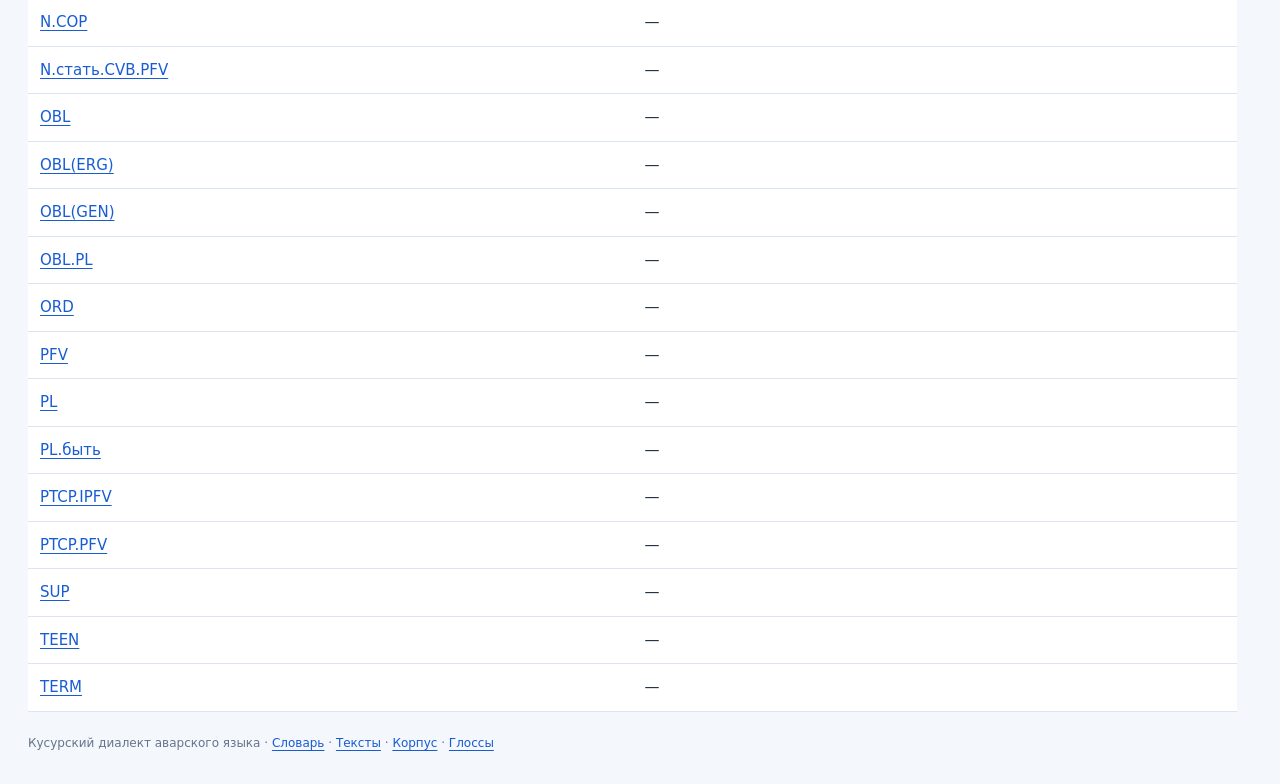
<file: glossary.html>
<!doctype html><html lang="ru"><head><meta charset="utf-8"><meta name="viewport" content="width=device-width,initial-scale=1"><title>Кусурский диалект · Глоссы</title><link rel="stylesheet" href="assets/style.css"><link rel="stylesheet" href="assets/static-corpus.css"><script defer src="assets/site-ui.js"></script><script defer src="assets/corpus-render.js"></script><script defer src="assets/glossary.js"></script></head><body><header id="site-header"><div class="header-inner"><div id="brand"></div><div class="search-row"><label class="sr-only" for="query">Поиск глоссы или пояснения</label><input type="search" id="query" placeholder="Глосса или пояснение"><button id="clear">Очистить</button></div><div class="filter-row"><div class="field-options"><label><input id="label-field" type="checkbox" checked>Обозначения</label><label><input id="explanation-field" type="checkbox" checked>Пояснения</label></div><button id="all" class="small">Все</button><button id="none" class="small">Снять все</button></div><div class="status-row"><output id="status" aria-live="polite">Загрузка…</output><a href="data/glossary.csv" download>Скачать CSV</a></div></div></header><main><div class="page-intro"><h2>Глоссы</h2><p>Нажмите на обозначение, чтобы найти примеры</p></div><p class="corpus-notice">Пустое пояснение ещё не заполнено. Обозначения взяты из экспорта без автоматической расшифровки.</p><div id="error" role="alert" hidden></div><table class="data-table glossary-table"><thead><tr><th>Глосса</th><th>Пояснение</th></tr></thead><tbody id="rows"></tbody></table></main><footer></footer></body></html>
</file>
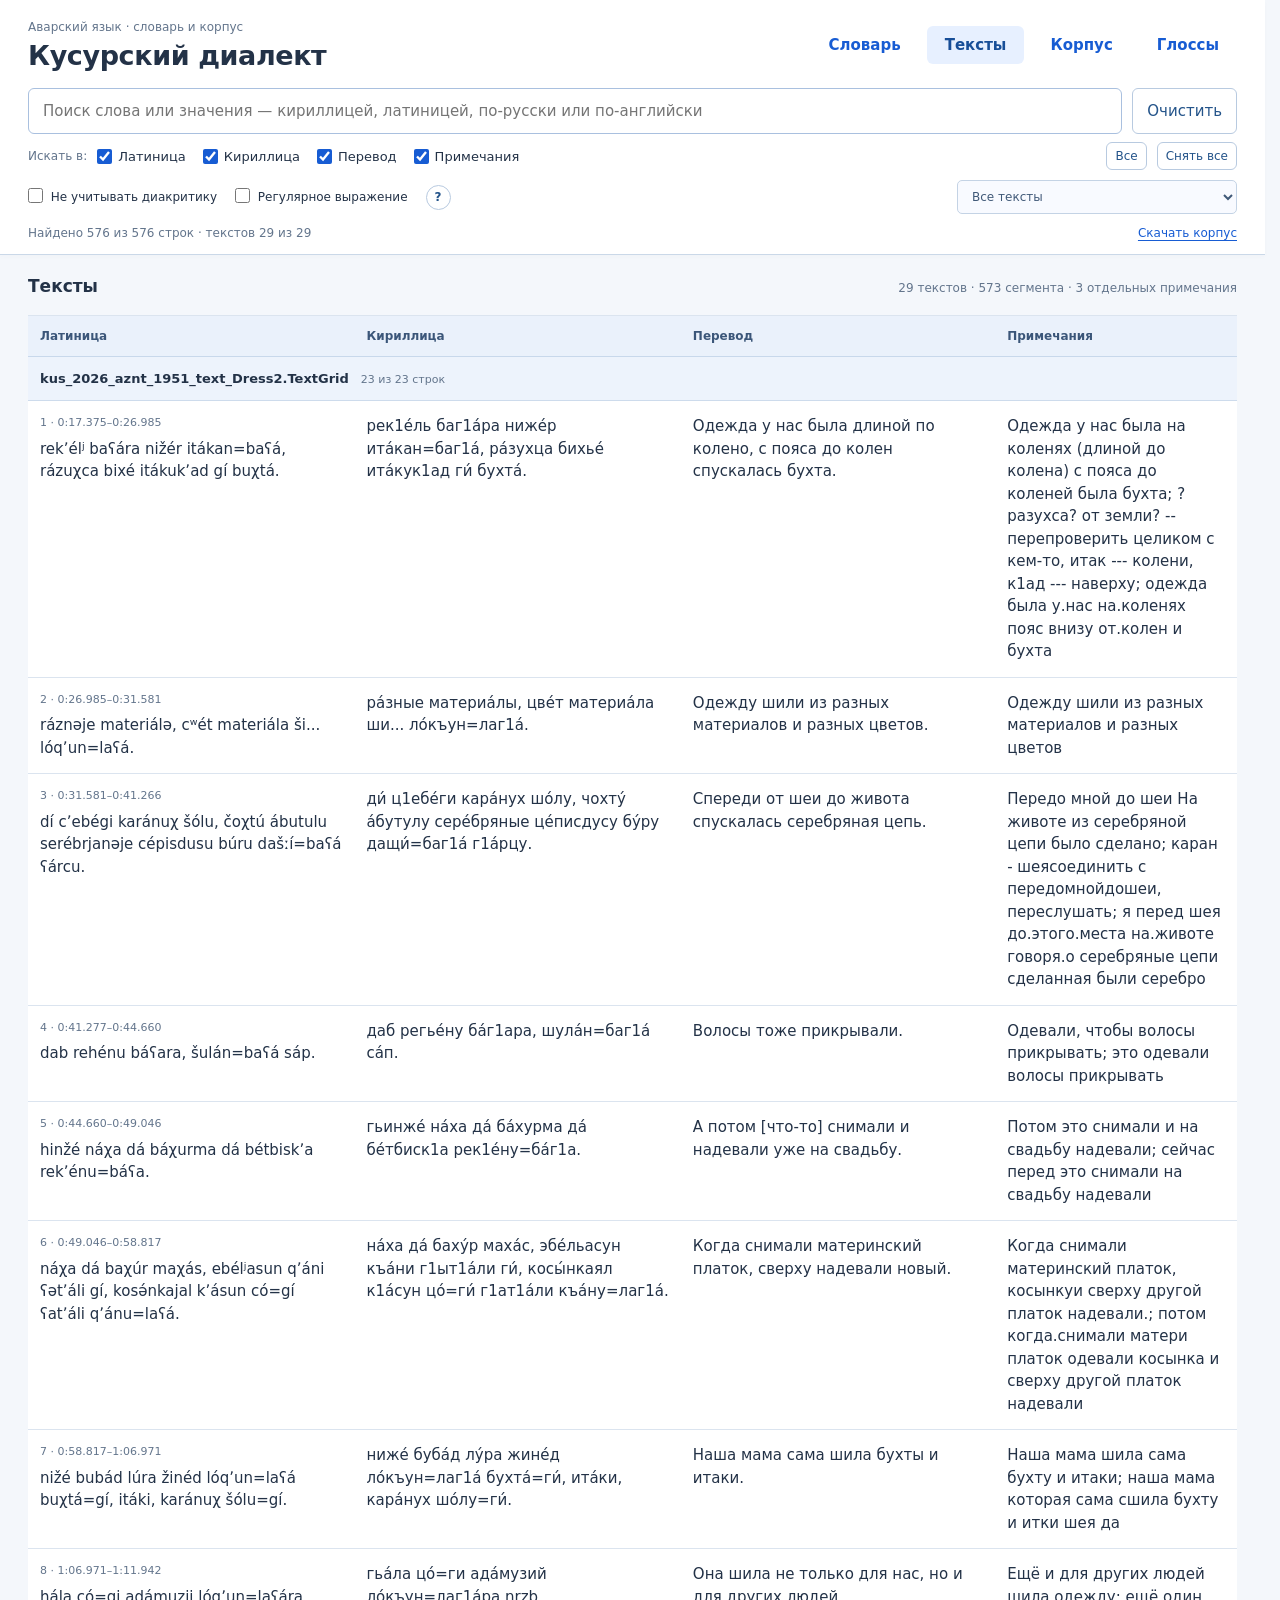
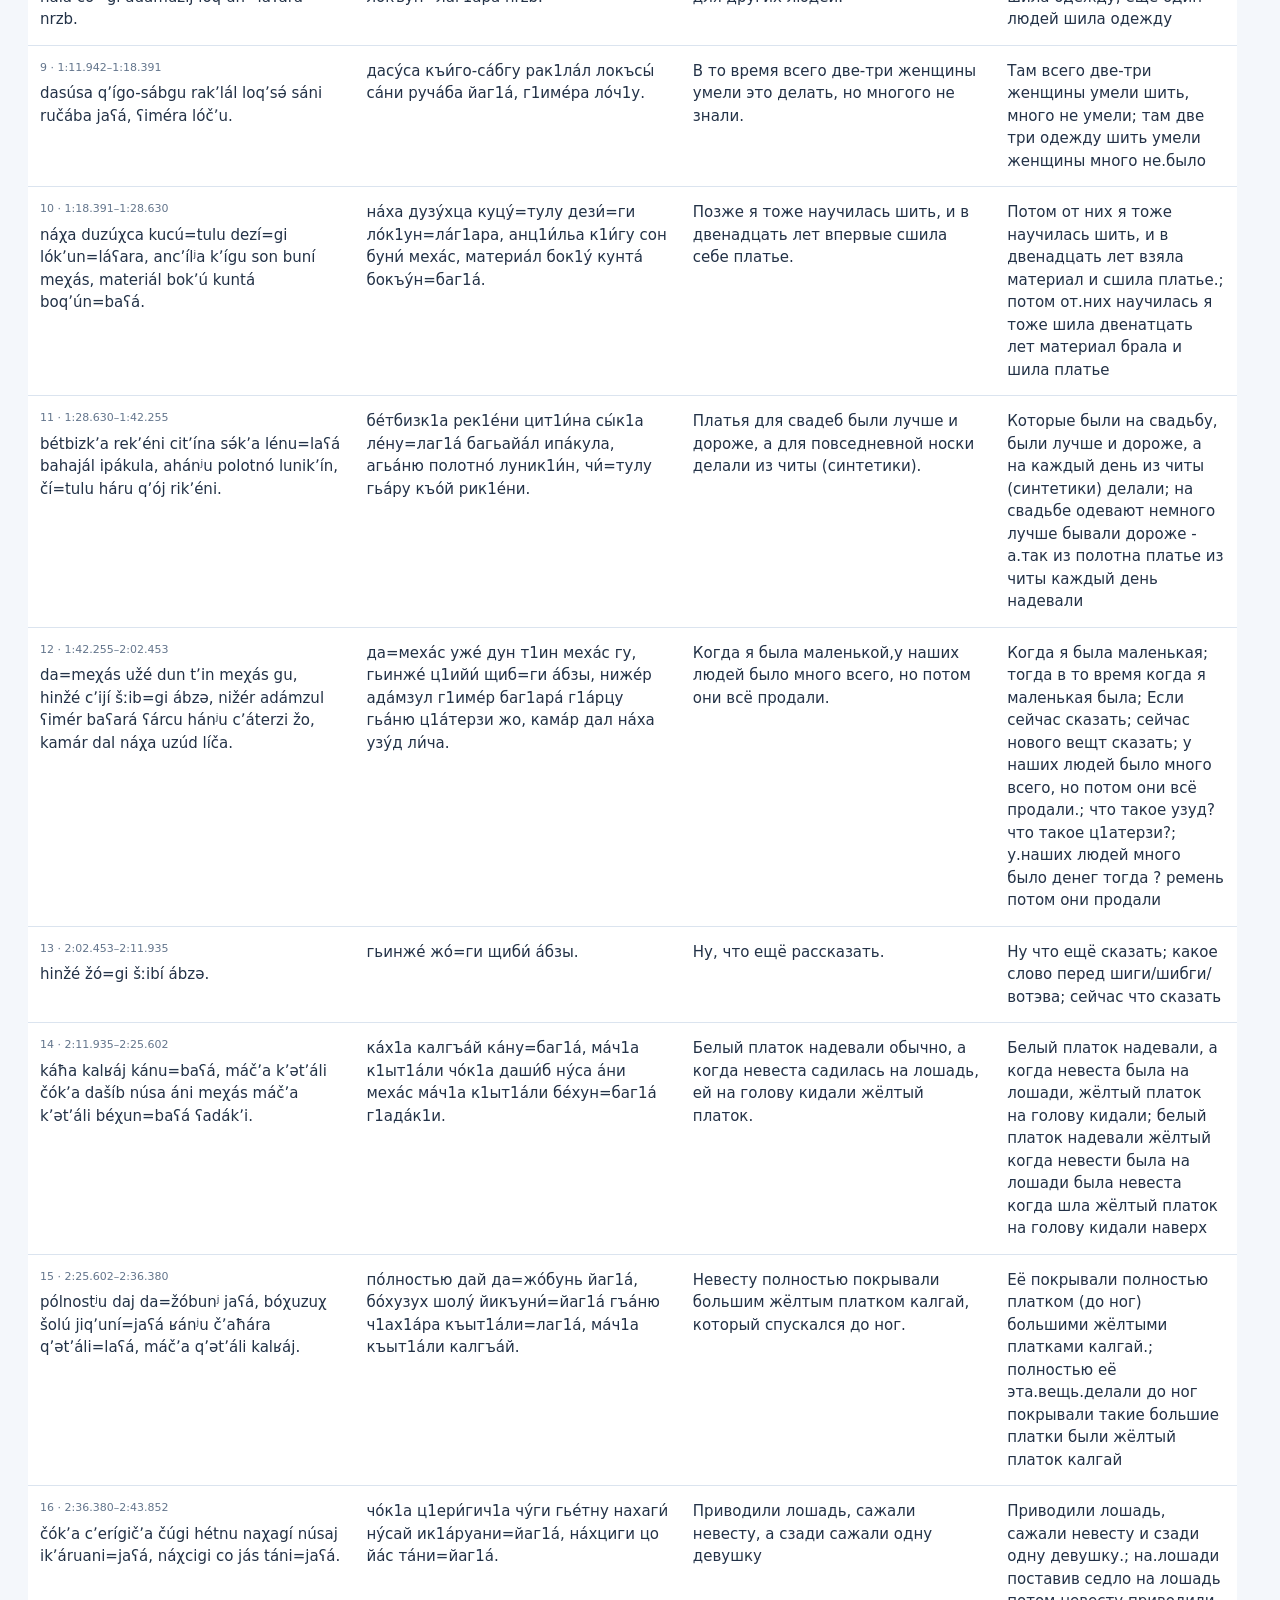
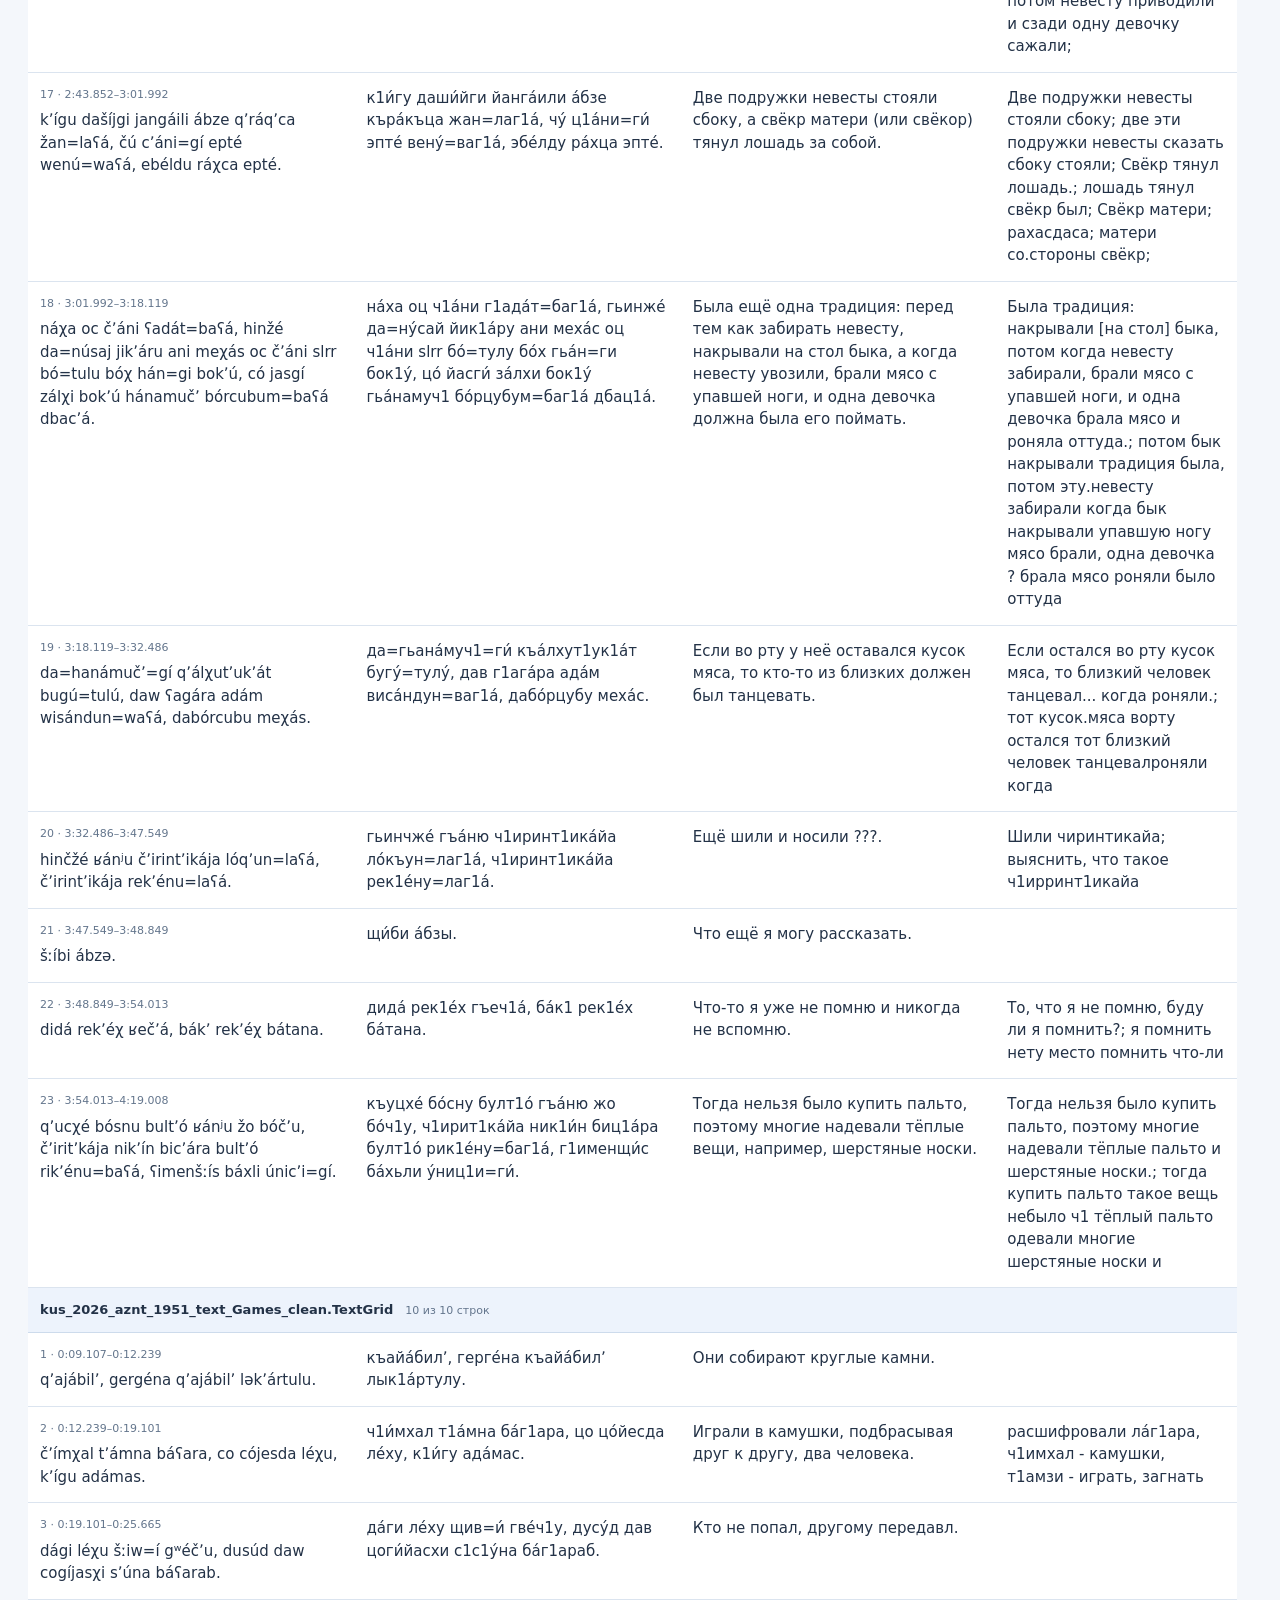
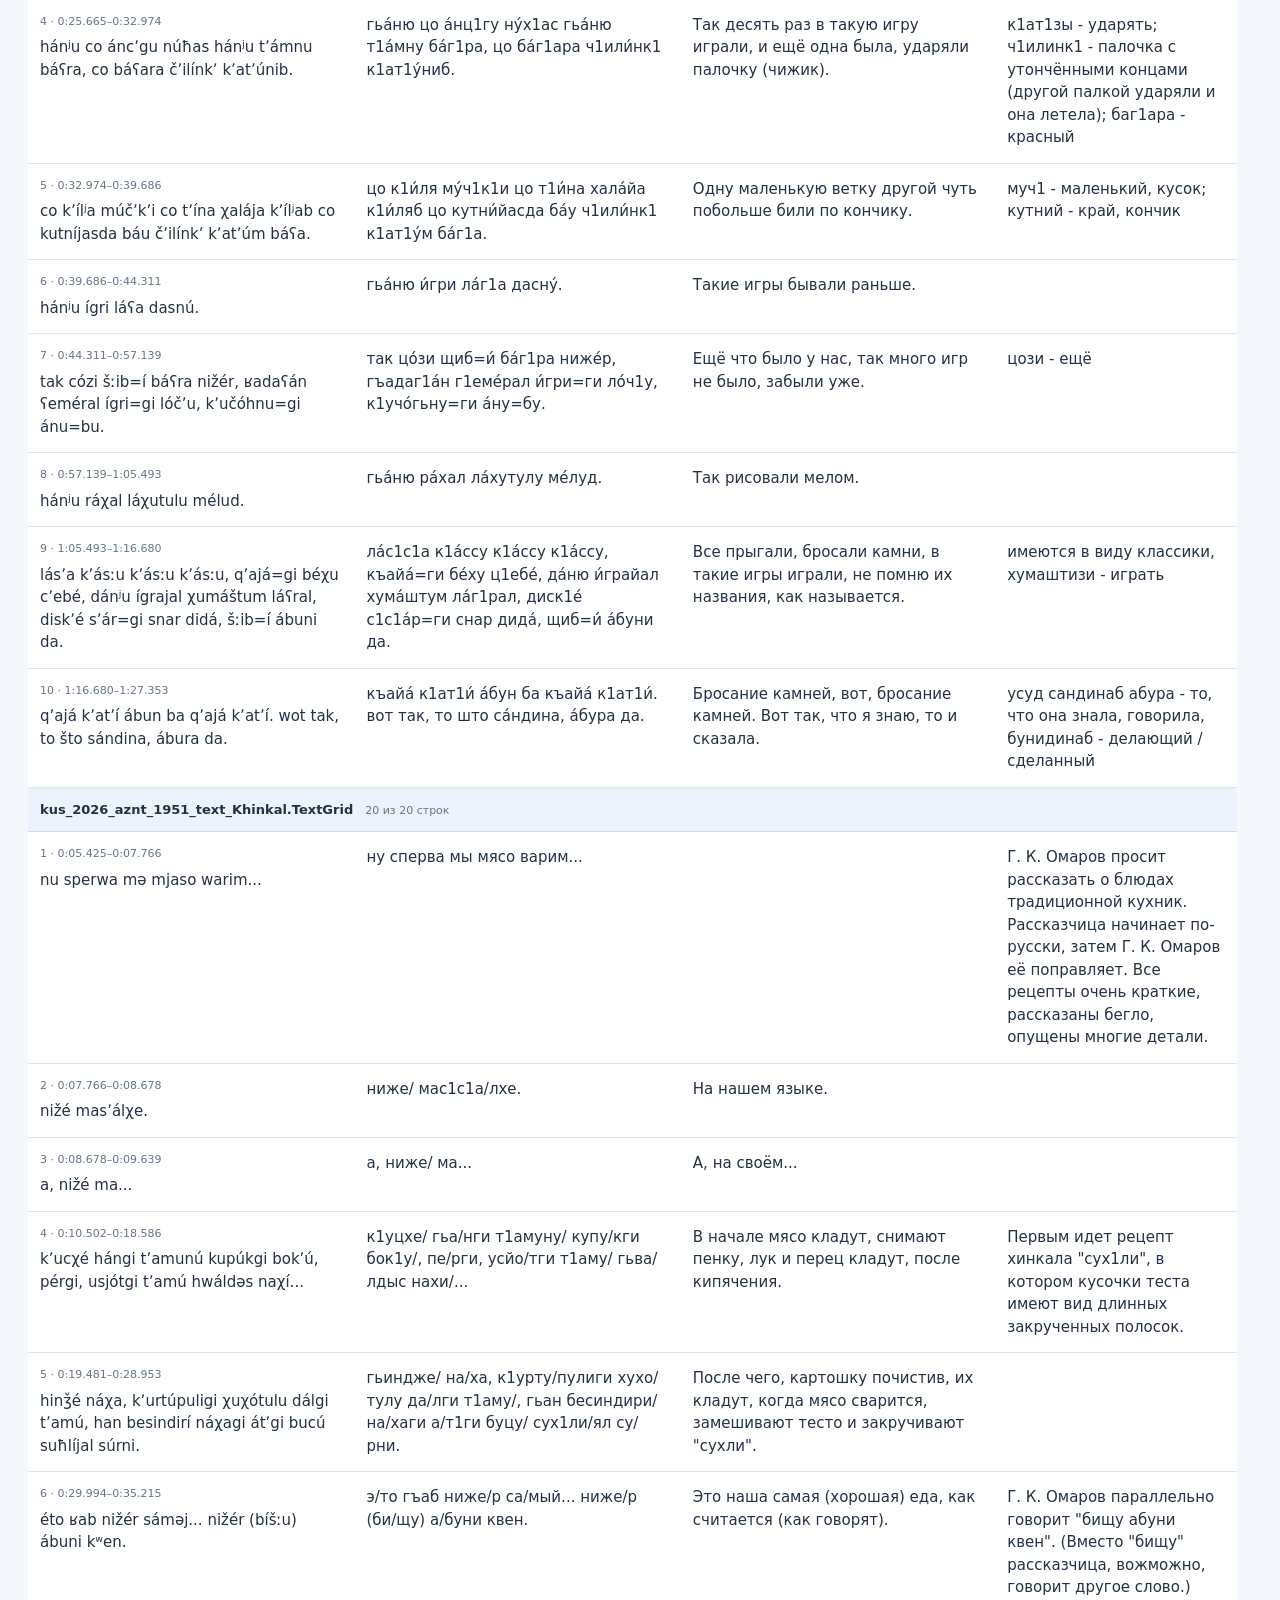
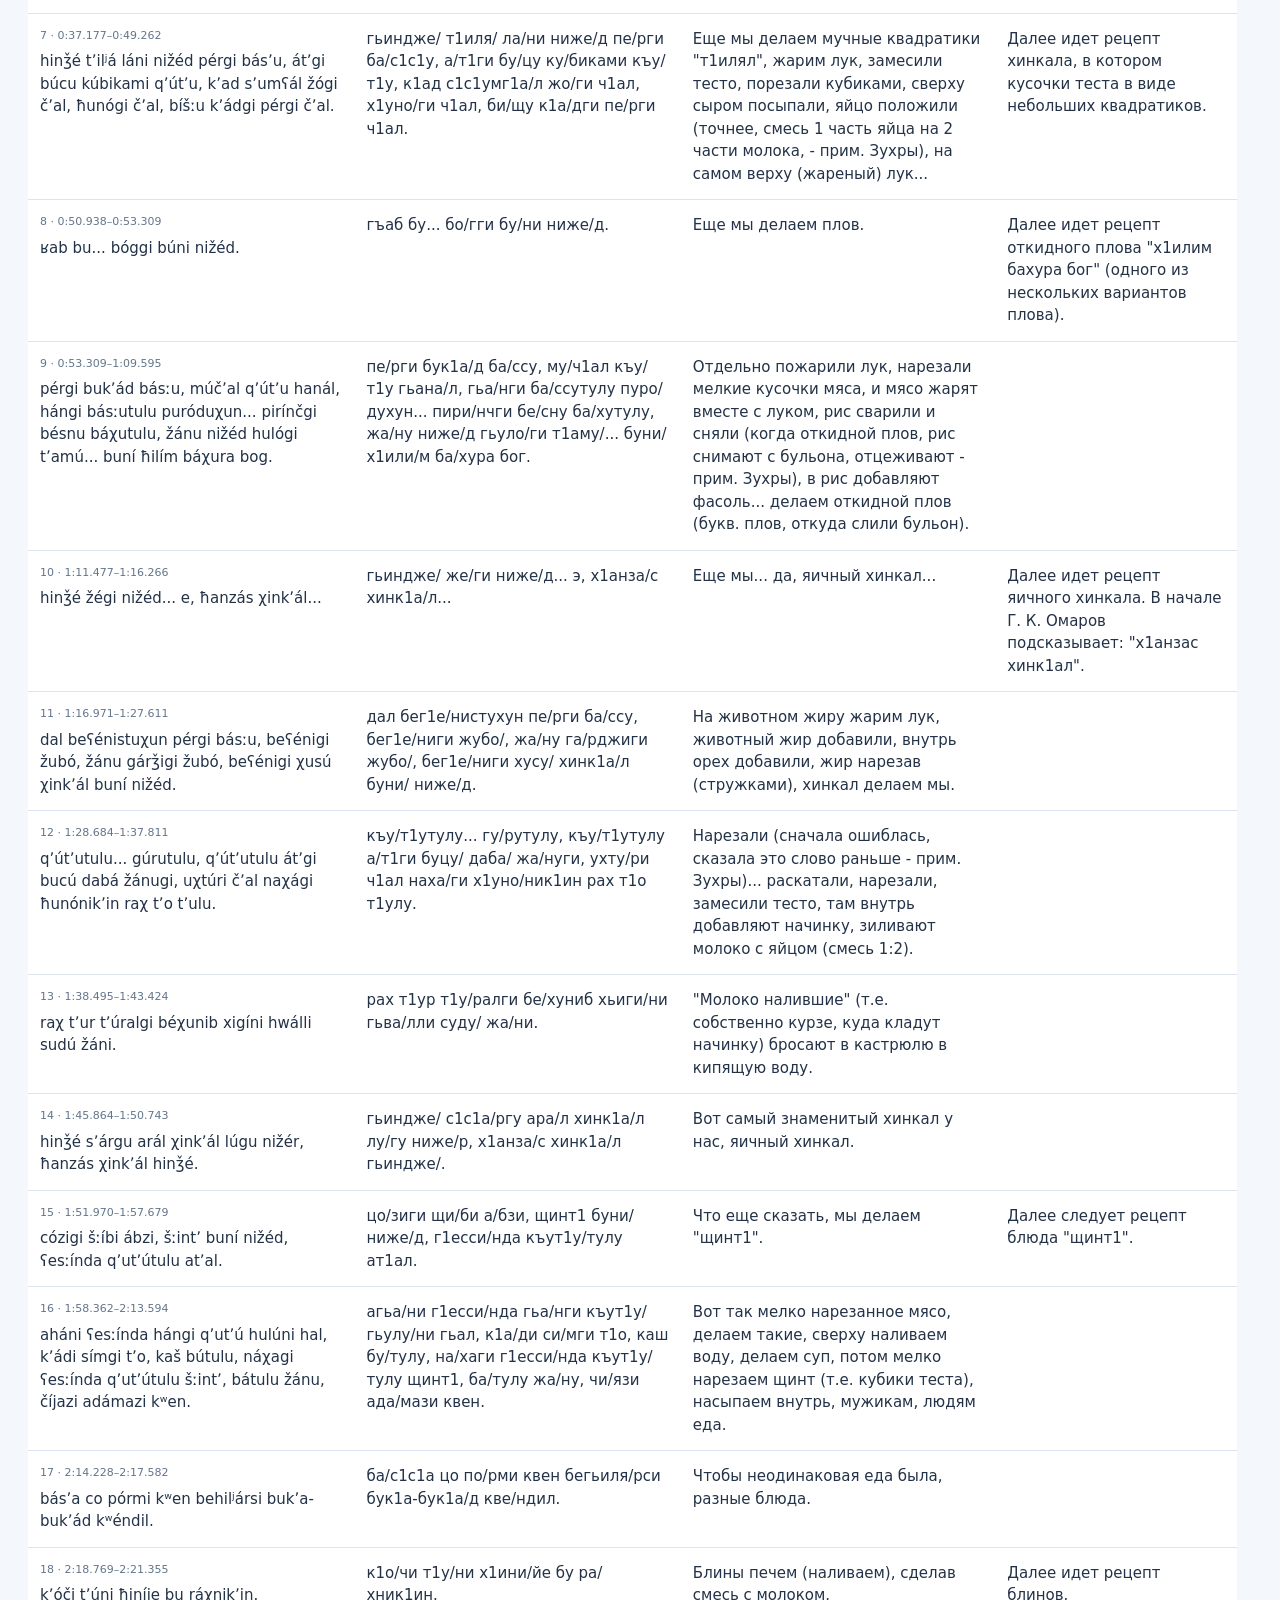
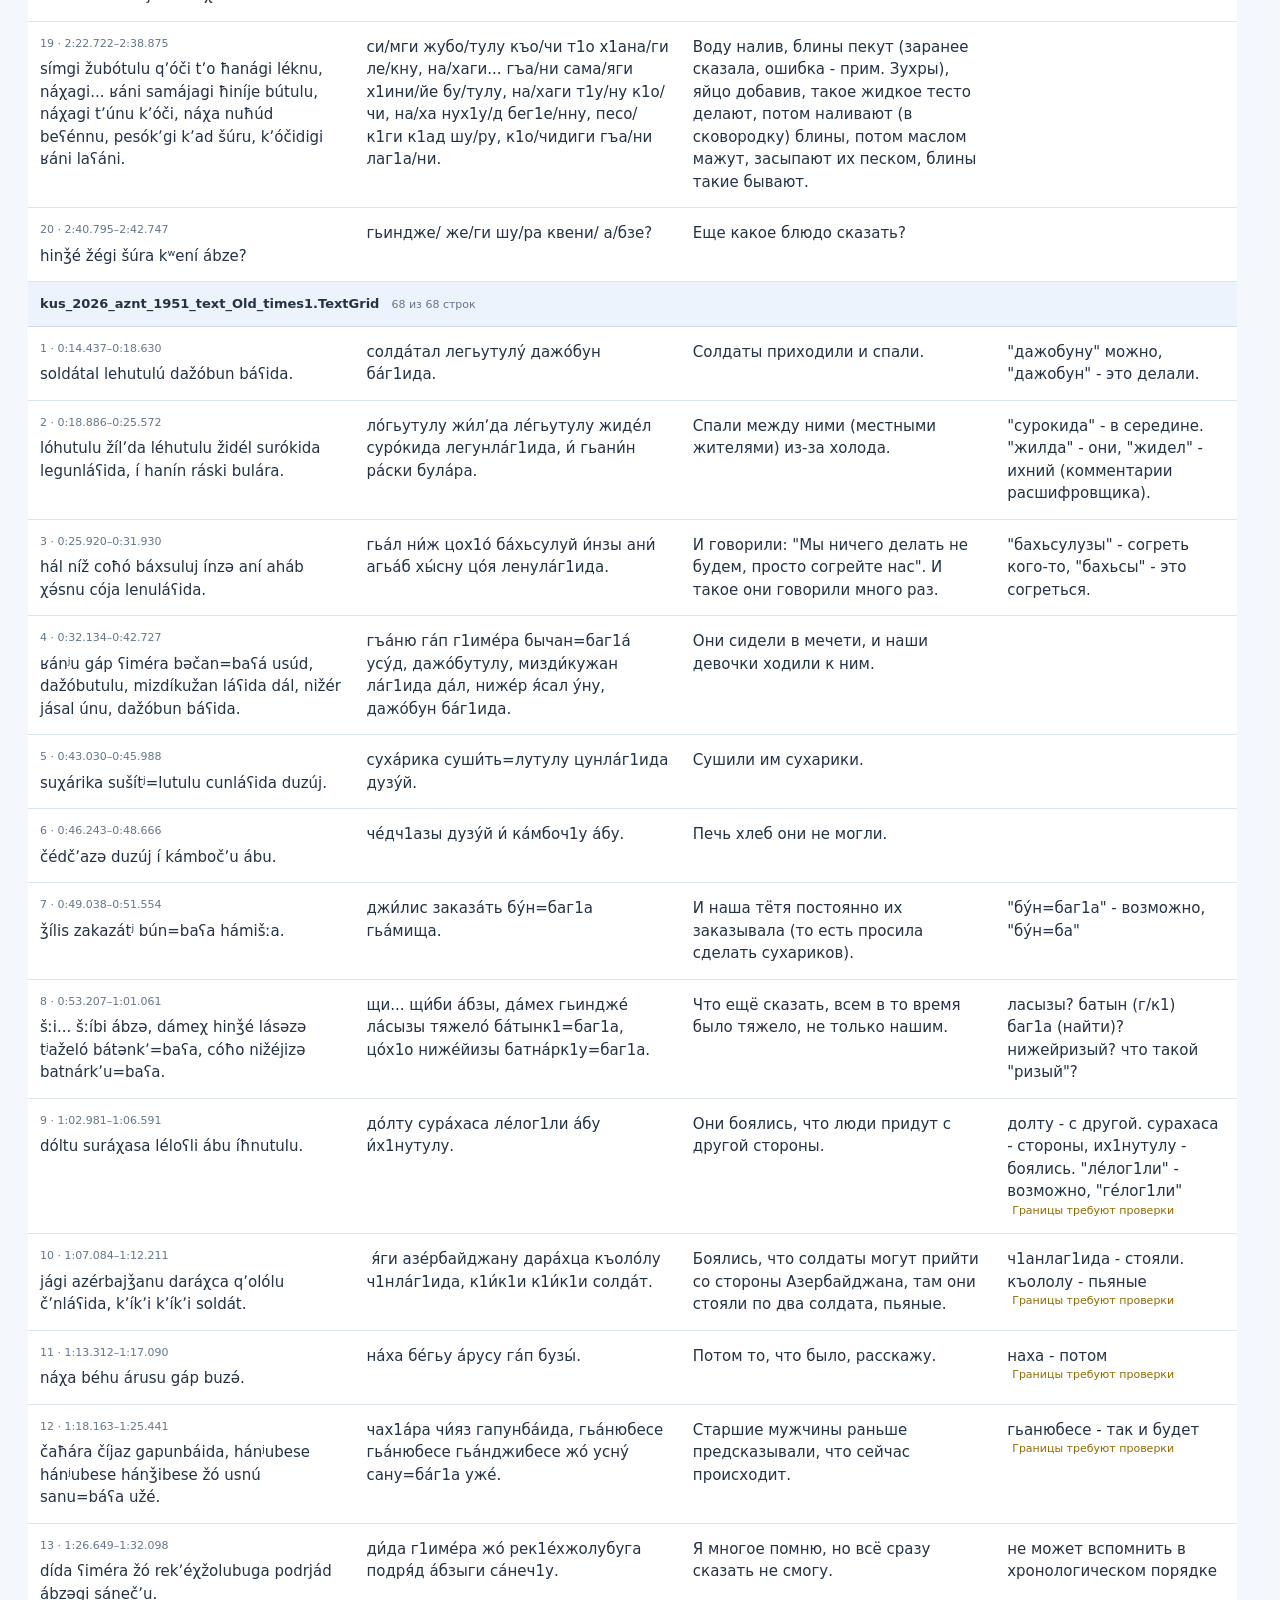
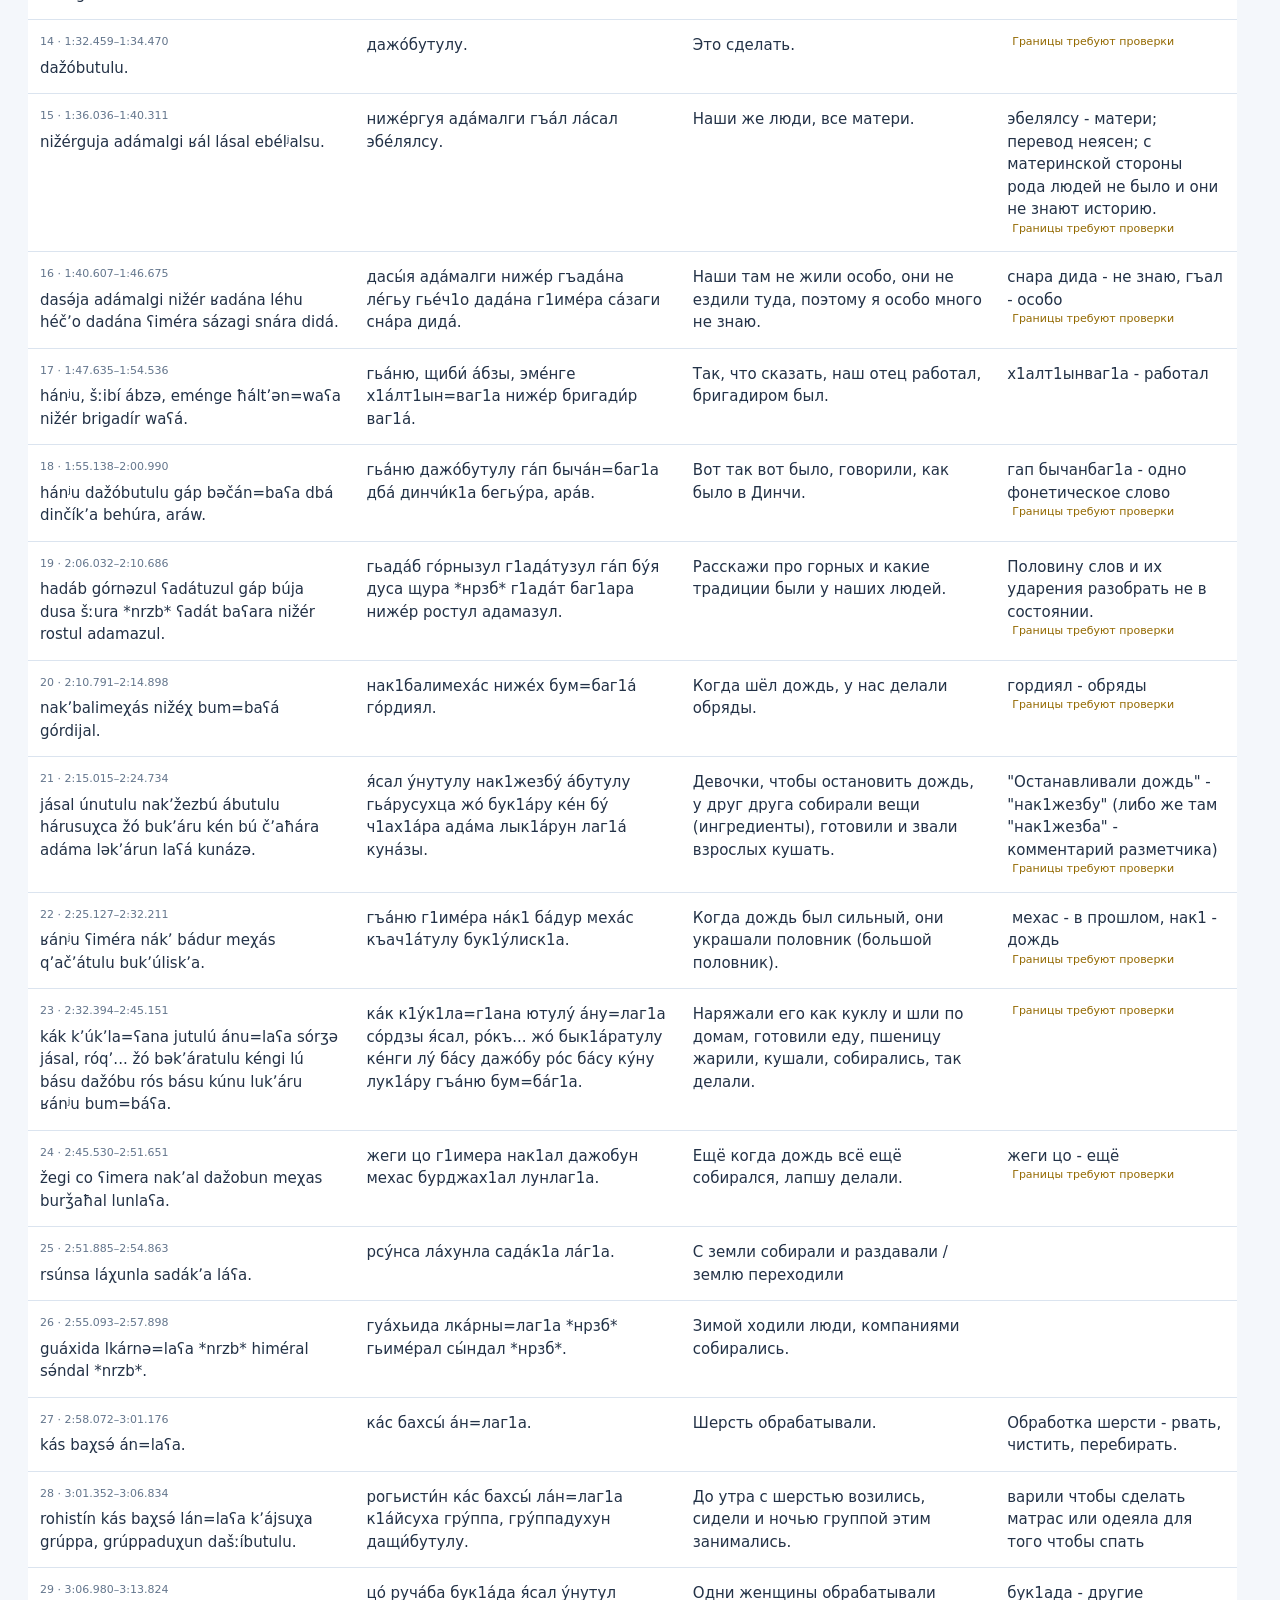
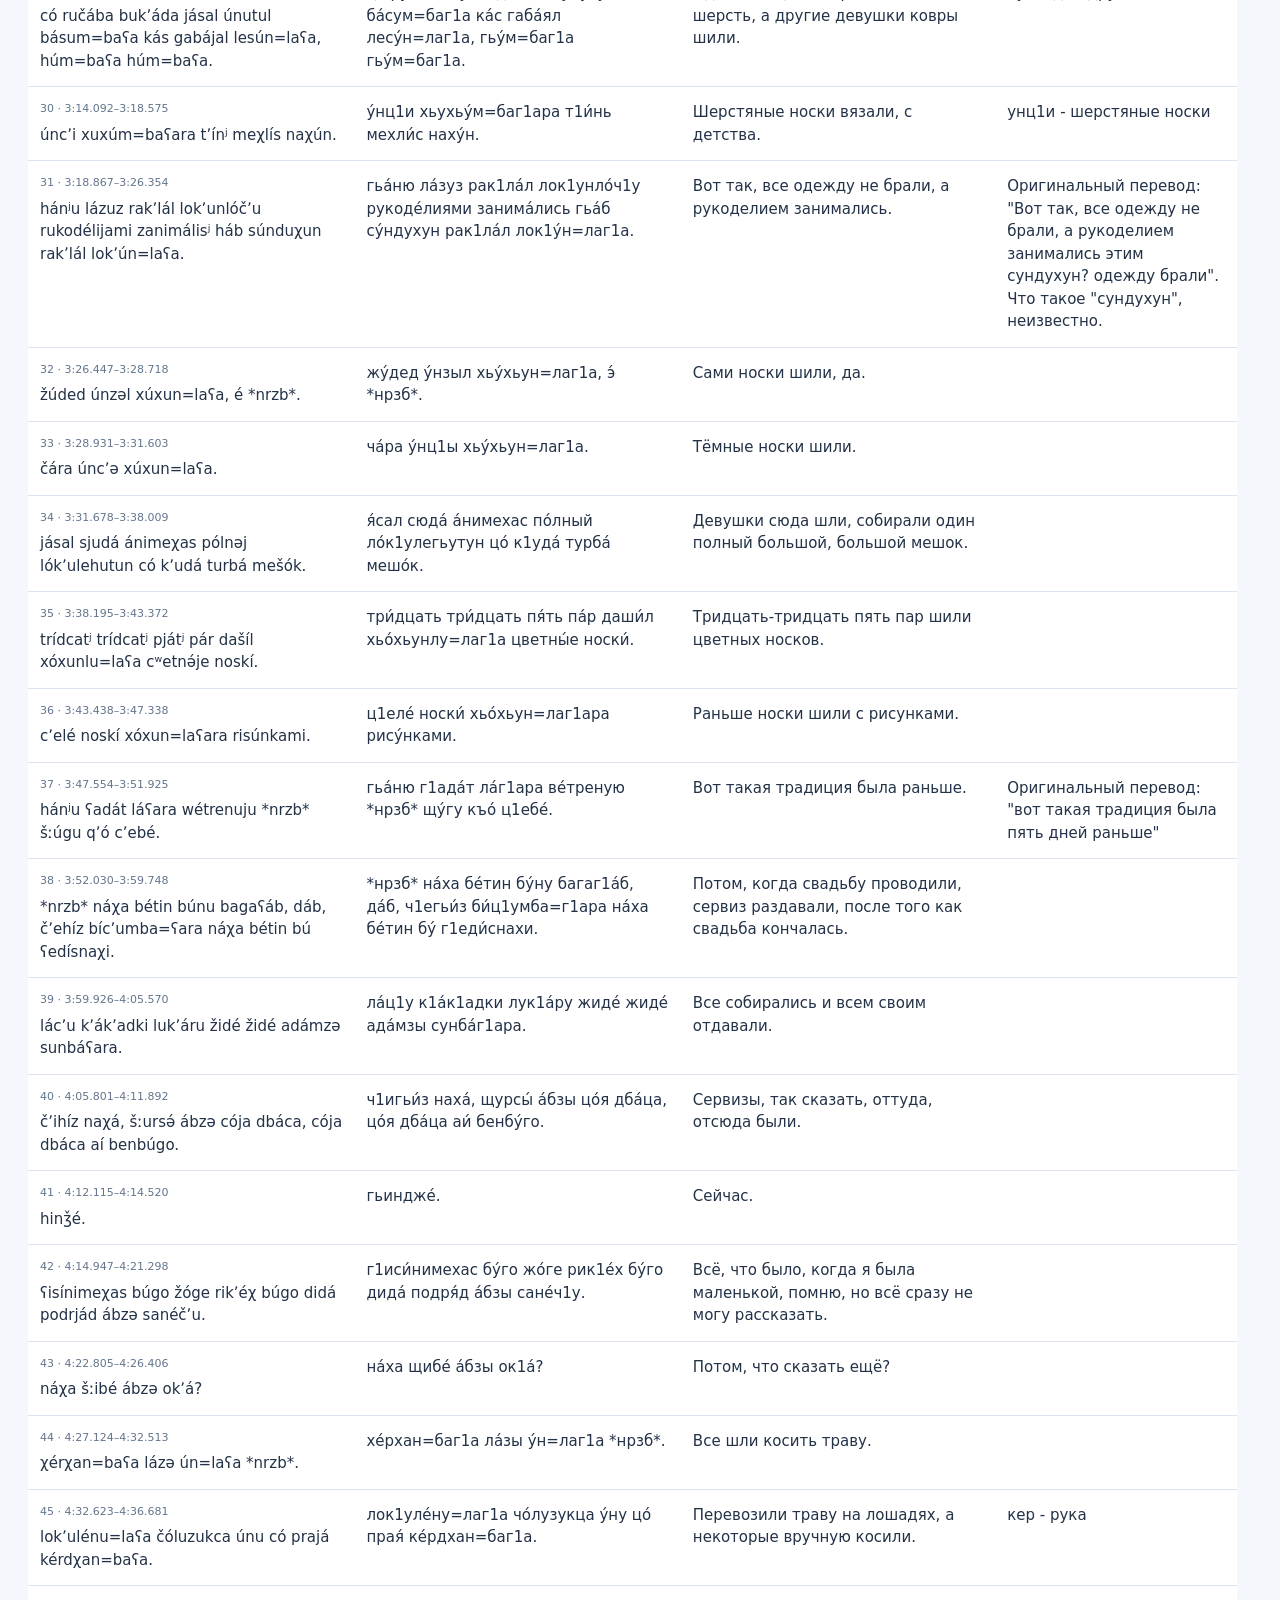
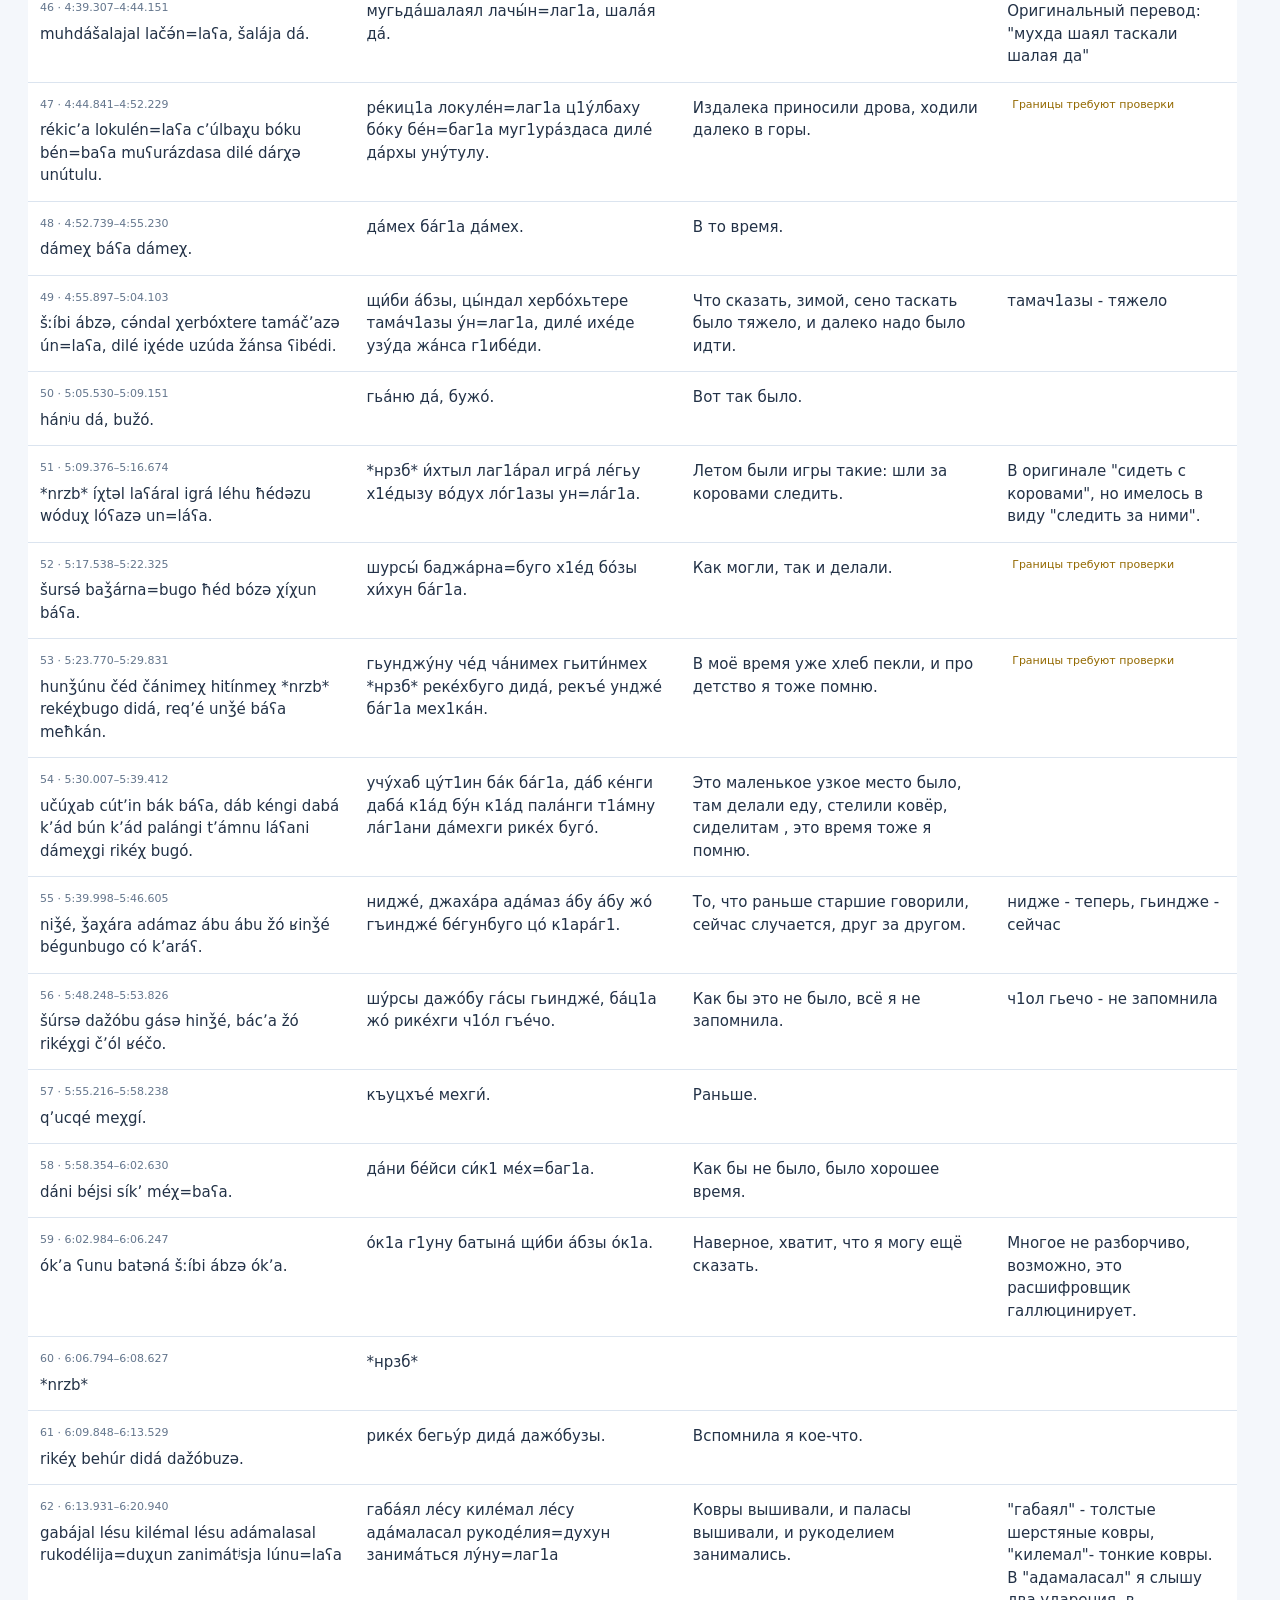
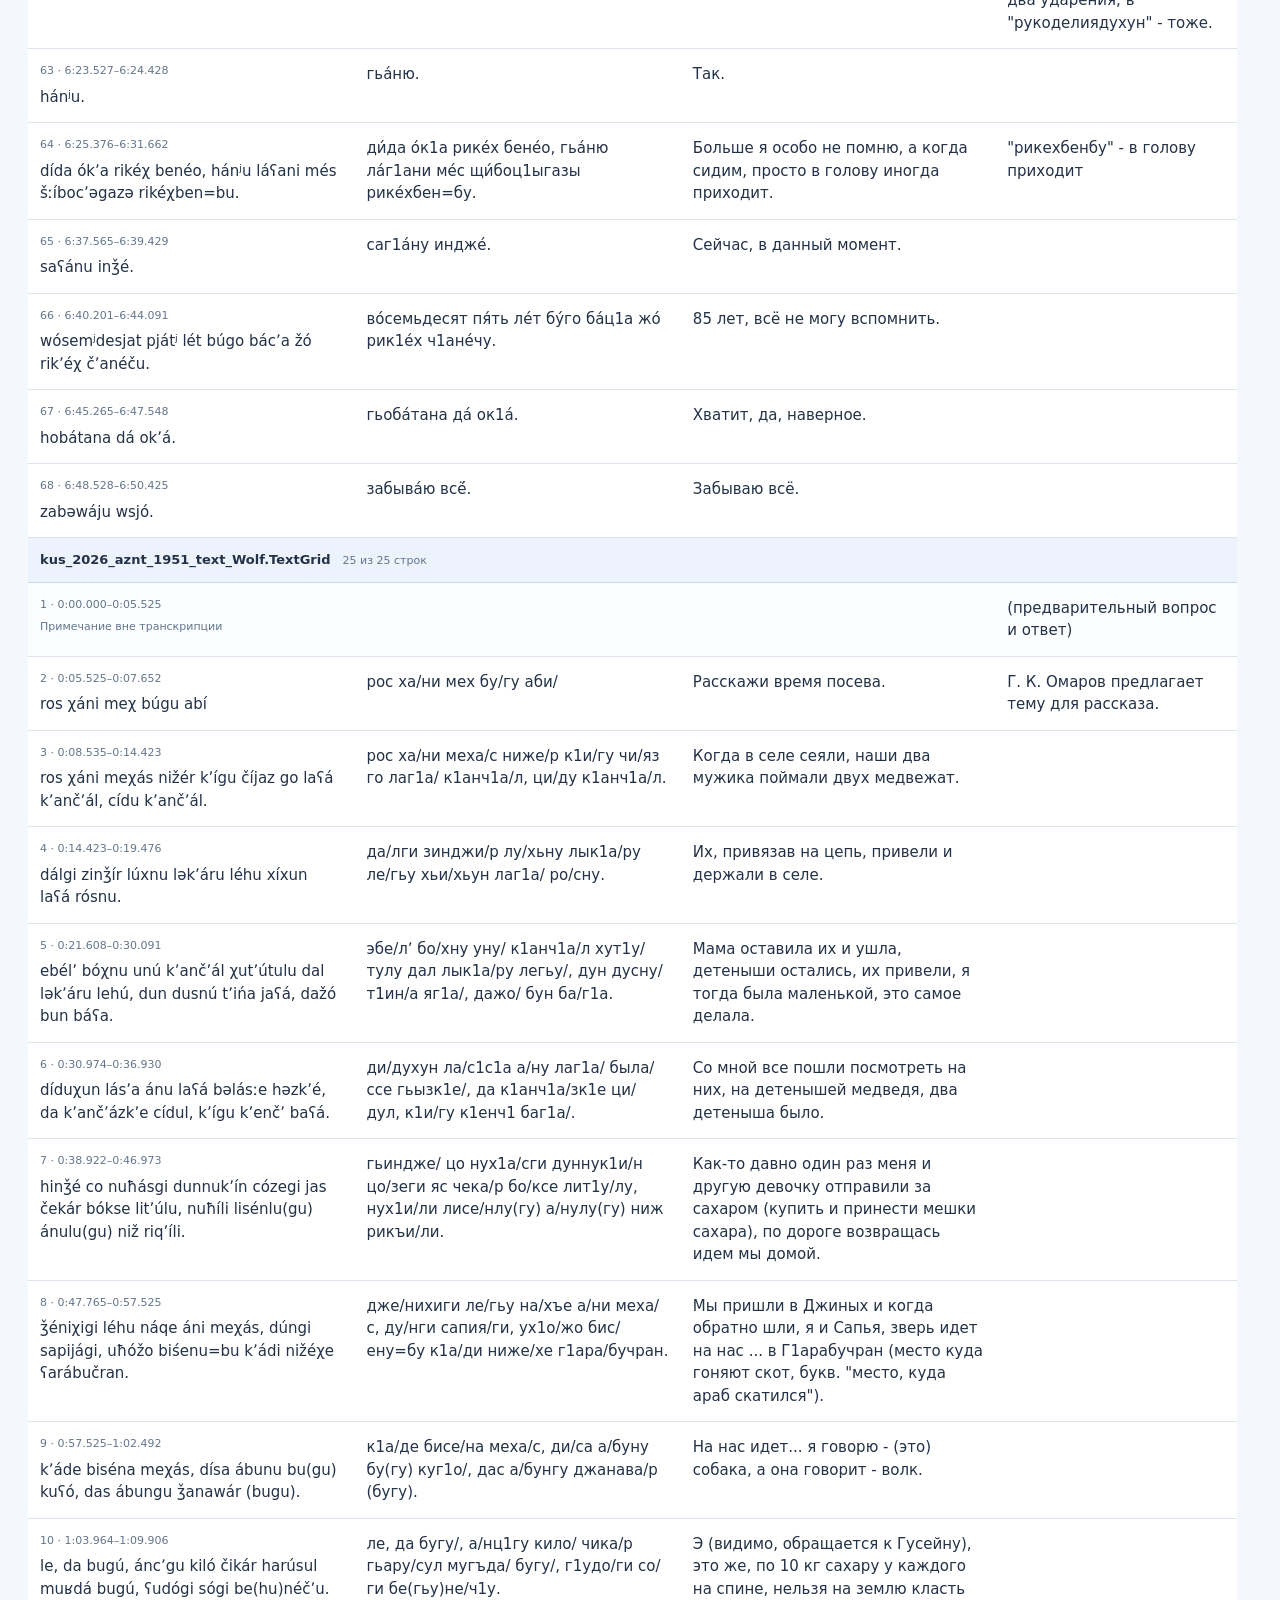
<file: texts.html>
<!doctype html>
<html lang="ru"><head><meta charset="utf-8"><meta name="viewport" content="width=device-width,initial-scale=1"><meta name="description" content="Словарь и корпус кусурского диалекта аварского языка"><title>Кусурский диалект · Тексты</title><link rel="stylesheet" href="assets/style.css?v=20261025"><link rel="stylesheet" href="assets/static-corpus.css"><script defer src="assets/site-ui.js"></script><script defer src="assets/corpus-render.js"></script><script defer src="assets/search.js?v=20261017"></script><script defer src="assets/shared.js?v=20261025"></script><script defer src="assets/texts.js?v=20261017"></script></head>
<body><header id="site-header"></header><main><noscript>Для поиска включите JavaScript. <a href="index.html">Словарь</a> · <a href="texts.html">Тексты</a> · <a href="corpus.html">Корпус</a></noscript><div class="page-intro"><h2>Тексты</h2><p id="data-summary">Загрузка данных…</p></div><div id="error" role="alert" hidden></div><table class="data-table corpus-table"><caption class="sr-only">Тексты кусурского диалекта аварского языка</caption><colgroup><col style="width:27%"><col style="width:27%"><col style="width:26%"><col style="width:20%"></colgroup><thead><tr><th scope="col">Латиница</th><th scope="col">Кириллица</th><th scope="col">Перевод</th><th scope="col">Примечания</th></tr></thead><tbody id="rows"></tbody></table><div id="empty" hidden><p>Ничего не найдено</p><button id="reset" type="button">Очистить запрос</button></div><div id="more-wrap"><button id="more" type="button" hidden>Показать ещё 150 записей</button><p id="shown"></p></div></main><footer>Кусурский диалект аварского языка · <a href="index.html">Словарь</a> · <a href="texts.html">Тексты</a> · <a href="corpus.html">Корпус</a></footer><dialog id="search-help" aria-label="Подсказки по поиску"></dialog></body></html>
</file>
<file: assets/style.css>
:root{color-scheme:light;--ink:#233247;--muted:#63758c;--line:#dbe4ef;--accent:#175cd3;--paper:#fff;--soft:#f4f7fb;--header-height:251px}*{box-sizing:border-box}html{overflow-y:scroll;scrollbar-gutter:stable}body{margin:0;background:var(--soft);color:var(--ink);font:15px/1.5 "Segoe UI","Noto Sans","DejaVu Sans",Arial,sans-serif}a{color:var(--accent);text-underline-offset:3px}button,input,select{font:inherit}button,a,input,select{-webkit-tap-highlight-color:transparent}button{border:1px solid #b8cae0;background:white;color:#24548a;border-radius:6px;padding:9px 14px;cursor:pointer}button:hover{background:#edf4ff}button:disabled,select:disabled{opacity:.65;cursor:default}:focus-visible{outline:3px solid #7ba7e2;outline-offset:3px}input[type=checkbox]{accent-color:var(--accent);width:15px;height:15px;vertical-align:-2px;margin:0 4px 0 0;flex:none}#site-header{position:sticky;top:0;z-index:5;background:#fff;border-bottom:1px solid #cad8e8;box-shadow:0 2px 5px #19365405}.header-inner{max-width:1760px;margin:auto;padding:18px 28px 12px}.brand-row{display:flex;justify-content:space-between;align-items:center;gap:20px;margin-bottom:16px}h1{font-size:27px;line-height:1.2;margin:0;letter-spacing:-.4px}.eyebrow{margin:0 0 4px;color:var(--muted);font-size:12px}nav{display:flex;gap:8px;flex:none}nav a{padding:8px 18px;border-radius:6px;text-decoration:none;font-weight:600}nav a[aria-current=page]{background:#e7f0ff;color:#174e98}nav a:hover{background:#f1f5fb}.search-row{display:flex;gap:10px}input[type=search]{width:100%;min-width:0;padding:11px 14px;border:1px solid #a9c0df;border-radius:6px;background:#fff;color:var(--ink);height:46px}input[aria-invalid=true]{border-color:#b74242}.filter-row{display:flex;align-items:center;gap:10px;height:44px}.filter-title{font-size:12px;white-space:nowrap;color:var(--muted)}.field-options{display:flex;align-items:center;gap:17px;flex:1;min-width:0;overflow-x:auto;white-space:nowrap;height:40px;font-size:13px;scrollbar-width:thin;scrollbar-color:#b9cce4 transparent}.field-options label{cursor:pointer;display:inline-flex;align-items:center;gap:2px}.small{font-size:12px;padding:4px 8px;white-space:nowrap}.settings-row{display:flex;justify-content:space-between;align-items:center;gap:15px;min-height:38px}.settings{display:flex;align-items:center;gap:18px;font-size:12px;white-space:nowrap}.help-button{padding:0;width:25px;height:25px;border-radius:50%;font-weight:bold}.scope{width:280px;min-width:160px}.scope select{height:34px;width:100%;padding:4px 10px;border:1px solid #c4d3e5;background:#f8faff;color:#405978;border-radius:5px;font-size:12px}.status-row{display:flex;justify-content:space-between;gap:16px;margin-top:8px;min-height:18px;color:var(--muted);font-size:12px}.status-row a{white-space:nowrap}main{max-width:1760px;margin:0 auto;padding:0 28px}.page-intro{padding:19px 0 15px;display:flex;justify-content:space-between;align-items:baseline;gap:15px}.page-intro h2{font-size:17px;font-weight:650;margin:0}.page-intro p{margin:0;color:var(--muted);font-size:12px}.data-table{width:100%;border-collapse:separate;border-spacing:0;table-layout:fixed;background:#fff}.data-table th{position:sticky;top:var(--header-height);z-index:3;background:#eaf1fb;color:#3b5679;padding:11px 12px;font-size:12px;text-align:left;border-top:1px solid var(--line);border-bottom:1px solid #c8d8eb}.data-table td{padding:14px 12px;vertical-align:top;border-bottom:1px solid var(--line);overflow-wrap:anywhere}.data-table tbody tr:hover{background:#f7faff}.field{white-space:pre-wrap;margin:0 0 6px}.lemma{font-size:19px;font-weight:650}.latin,.translation{color:#5e7189}.label{font-size:11px;color:var(--muted);display:block}.group{margin-bottom:12px}.group:last-child,.field:last-child{margin-bottom:0}.number{font-size:11px;color:var(--muted)}.file-heading td{background:#edf3fc;padding:12px;font-weight:650;font-size:13px;border-bottom:1px solid #cddbec}.file-heading span{font-size:11px;font-weight:400;color:var(--muted);margin-left:12px}.segment-info{margin-bottom:6px;font-size:11px;color:var(--muted);font-variant-numeric:tabular-nums}.corpus-value{white-space:pre-wrap}.missing{font-size:12px;color:#788aa0;font-style:italic}.review{color:#936900;margin-left:5px;font-size:11px}.annotation-row{background:#fcfdff}.annotation-label{font-size:11px;color:#607590;margin-bottom:5px}#empty,#error,#more-wrap{text-align:center;padding:24px}#error{border:1px solid #e8b9b9;background:#fff6f6;color:#8e3030;border-radius:6px;margin:14px 0;white-space:pre-wrap}#shown{font-size:12px;color:var(--muted);margin:10px 0 0}footer{max-width:1760px;margin:0 auto;padding:22px 28px 32px;color:var(--muted);font-size:12px}.sr-only{position:absolute;width:1px;height:1px;overflow:hidden;clip:rect(0,0,0,0)}[hidden]{display:none!important}dialog{width:min(720px,calc(100% - 28px));max-height:85vh;overflow:auto;border:1px solid #c6d5e9;border-radius:12px;padding:24px;color:var(--ink);box-shadow:0 20px 70px #16345730}dialog::backdrop{background:#10243a66}.dialog-heading{display:flex;align-items:center;justify-content:space-between;gap:15px}.dialog-heading h2{font-size:20px;margin:0}.dialog-heading button{font-size:12px}dialog p{font-size:14px}dialog h3{font-size:16px;margin-top:24px}code{font:13px/1.6 "DejaVu Sans Mono",Consolas,monospace;color:#144e93;background:#f0f5fd;border-radius:3px;padding:1px 4px;overflow-wrap:anywhere}.help-table{width:100%;border-collapse:collapse;font-size:13px}.help-table th,.help-table td{padding:7px 9px;text-align:left;border-bottom:1px solid var(--line)}.help-table th{background:#eaf1fb}.help-table td:first-child{width:33%}
@media(max-width:900px){.settings-row{gap:10px}.settings{gap:10px;font-size:11px}.scope{width:210px}.header-inner,main{padding-left:18px;padding-right:18px}nav a{padding:8px 14px}}
@media(max-width:700px){.header-inner{padding:12px 12px 8px}.brand-row{gap:10px;margin-bottom:12px}h1{font-size:21px}.eyebrow{font-size:10px}nav{gap:3px}nav a{font-size:13px;padding:7px 10px}.search-row{gap:6px}input[type=search]{font-size:13px;height:42px;padding:10px}.search-row button{font-size:13px;padding:8px 10px}.filter-row{gap:7px}.filter-title{font-size:11px}.field-options{font-size:12px;gap:12px}.small{padding:4px 6px;font-size:11px}.settings-row{display:grid;grid-template-columns:1fr;gap:6px}.settings{justify-content:space-between;font-size:11px;gap:6px;height:26px}.scope{width:100%}.scope select{height:30px}.status-row{font-size:11px;min-height:18px}.status-row #status{white-space:nowrap;overflow:hidden;text-overflow:ellipsis}main{padding:0 12px}.page-intro{display:block;padding:14px 0 12px}.page-intro h2{font-size:16px}.page-intro p{margin-top:4px}.data-table,.data-table tbody,.data-table tr,.data-table td{display:block;width:100%}.data-table thead,.data-table colgroup{display:none}.data-table tr{padding:12px;border-bottom:1px solid #c9d8eb}.data-table td{padding:5px 0;border:0}.data-table td:empty{display:none}.data-table td:not([colspan])::before{content:attr(data-label);display:block;color:#647d9e;font-size:11px;margin-bottom:5px}.dictionary-table td:first-child::before{display:none}.file-heading{background:#edf3fc}.file-heading td{padding:0;font-size:12px}.file-heading span{display:block;margin:5px 0 0}.lemma{font-size:20px}.corpus-value{font-size:15px}.segment-info{font-size:10px}footer{padding:20px 12px}dialog{padding:17px}.dialog-heading h2{font-size:18px}}
@media(max-width:390px){.brand-row{flex-direction:column;align-items:flex-start;gap:10px}nav{align-self:stretch}nav a{flex:1;text-align:center}.settings{font-size:10px;gap:4px}.settings input{width:13px;height:13px}.help-button{width:22px;height:22px}}
@media print{#site-header{position:static}.search-row,.filter-row,.settings-row,.status-row,#more-wrap,nav{display:none}.data-table th{position:static}body{background:white}main{max-width:none;padding:0}footer{display:none}}
@media(max-width:700px){.brand-row{flex-wrap:wrap}nav{flex-wrap:wrap}}
</file>
<file: assets/static-corpus.css>
/* Shared Kusur palette and type come from style.css. */
.brand-row{flex-wrap:wrap}nav{flex-wrap:wrap}.settings{flex-wrap:wrap;white-space:normal}.settings-row{height:auto}.letter-panel{padding:10px 0;max-height:140px;overflow:auto}.letter-panel button{padding:5px 10px;margin:3px}.panel{background:var(--paper);border:1px solid var(--line);border-radius:8px;padding:16px;margin:0 0 18px}.panel details+details{margin-top:12px}summary{cursor:pointer}.panel label{display:inline-flex;align-items:center;gap:5px;margin:7px 12px 7px 0}.panel input:not([type=checkbox]),.panel select{max-width:100%;min-width:0;border:1px solid #b8cae0;border-radius:5px;padding:7px;background:white;color:var(--ink)}.panel input[type=number]{width:75px}.advanced-grid{display:grid;grid-template-columns:repeat(auto-fit,minmax(200px,1fr));gap:8px}.advanced-grid label{display:flex;flex-direction:column;align-items:stretch}.panel small{display:block;color:var(--muted)}.results-title{font-size:19px;overflow-wrap:anywhere}.corpus-example{background:white;border:1px solid var(--line);border-radius:8px;margin:12px 0;padding:18px;scroll-margin-top:calc(var(--header-height) + 12px);overflow-wrap:anywhere}.sentence-heading{display:flex;flex-wrap:wrap;justify-content:space-between;gap:10px;font-size:12px;color:var(--muted)}.sentence-line{font-size:16px;color:#455d79}.interlinear{display:flex;flex-wrap:wrap;align-items:flex-start;gap:20px 24px;margin:18px 0}.corpus-word{display:inline-flex;flex-direction:column;max-width:100%;min-width:12px}.corpus-word .surface{font-size:18px;line-height:1.6}.corpus-word .parts{display:flex;align-items:flex-start}.morpheme{display:inline-grid;grid-template-rows:auto auto;min-width:0}.morph-form,.morph-gloss{white-space:pre-wrap;line-height:1.8;overflow-wrap:anywhere}.morph-gloss{color:#37597c;font-size:13px}.morph-gloss a{color:inherit;text-decoration:none}.morph-gloss a:hover{text-decoration:underline}.analysis-variant+.analysis-variant{border-top:1px dashed var(--line);margin-top:8px;padding-top:6px}.variant-label{font-size:10px;color:var(--muted)}.word-details{font-size:12px;color:var(--muted);max-width:300px}.word-details summary{font-size:11px}.word-details p{margin:5px 0}.translation-line{border-top:1px solid var(--line);padding-top:12px;white-space:pre-wrap}.example-actions{display:flex;gap:8px;flex-wrap:wrap;margin-top:12px}.example-actions button,.example-actions a{font-size:12px}.example-actions a{padding:8px}.corpus-example mark{background:#ffeb9c;color:#233247;border-radius:2px}.hide-morphs .morph-form{display:none}.hide-glosses .morph-gloss{display:none}.hide-translation .translation-line{display:none}.hide-sentence .sentence-line{display:none}.kwic-line{display:grid;grid-template-columns:1fr auto 1fr;gap:12px;margin:12px 0}.kwic-line span:first-child{text-align:right}.corpus-notice{font-size:13px;color:var(--muted)}.long-example{margin-top:15px}.dictionary-examples td{background:#f5f8fc}.dictionary-examples .corpus-example{margin:8px 0}.dictionary-examples td::before{display:none!important}.dict-example-button{font-size:12px;padding:5px 8px;margin-top:6px}.glossary-table td{padding:12px}.toast{font-size:13px;color:#37597c;min-height:1.4em}#list:empty{padding:16px 0}#list:empty::after{content:'Нет подходящих примеров.'}body.embed #site-header,body.embed footer,body.embed .panel,body.embed .page-intro{display:none}body.embed main{padding:0}body.embed .corpus-example{scroll-margin-top:10px}
@media(max-width:700px){.brand-row{align-items:flex-start}nav{width:100%;gap:3px}nav a{padding:6px 8px;font-size:12px}.search-row{flex-wrap:wrap}.search-row input{flex:1;min-width:160px}.settings{height:auto;justify-content:flex-start;gap:8px}.settings-row{display:flex;flex-wrap:wrap}.scope{width:100%}.panel{padding:12px}.corpus-example{padding:12px}.interlinear{gap:16px}.advanced-grid{grid-template-columns:1fr}.kwic-line{gap:5px;grid-template-columns:1fr auto 1fr}.kwic-line mark{max-width:110px}.header-inner{max-height:60vh;overflow:auto}.dictionary-examples tr,.dictionary-examples td{width:100%}}
@media print{.panel,.example-actions,.word-details,.letter-panel,#more{display:none}.corpus-example{break-inside:avoid;border:none}details.long-example:not([open])>*{display:block}}
</file>
